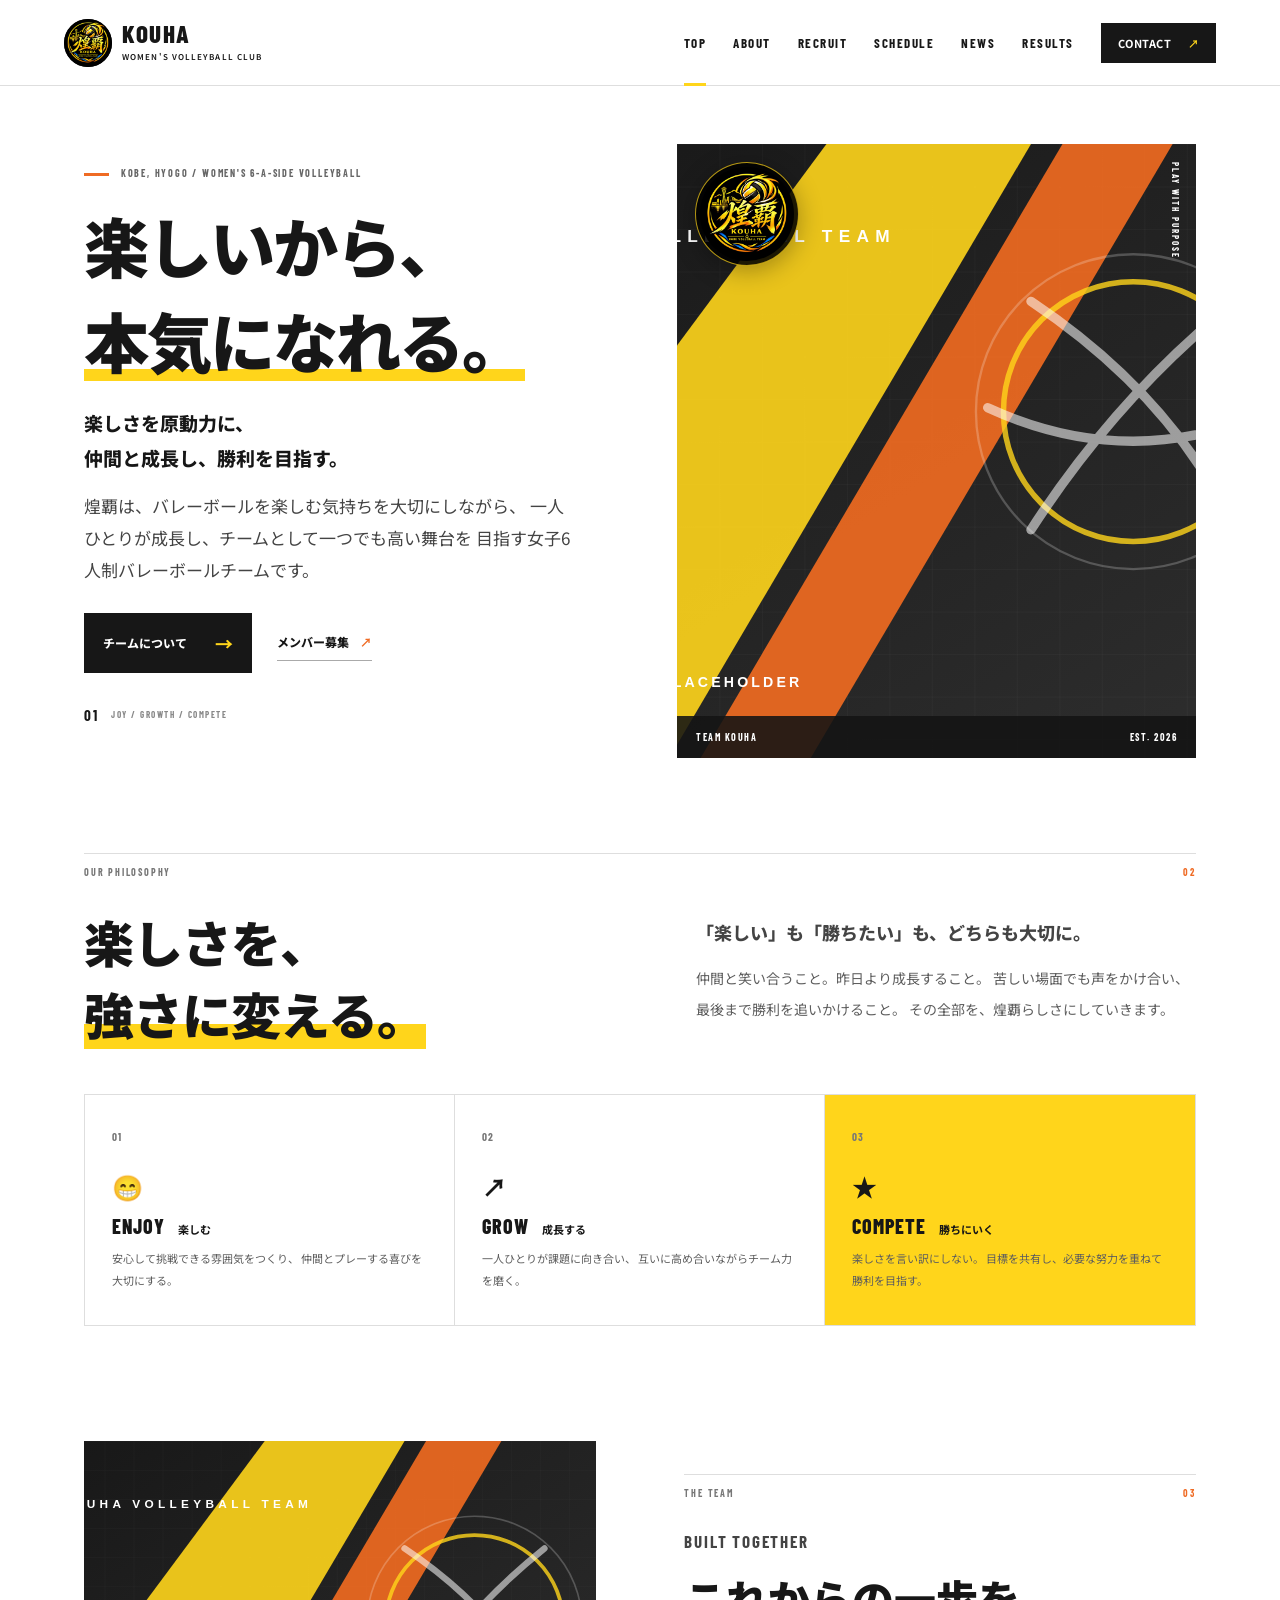
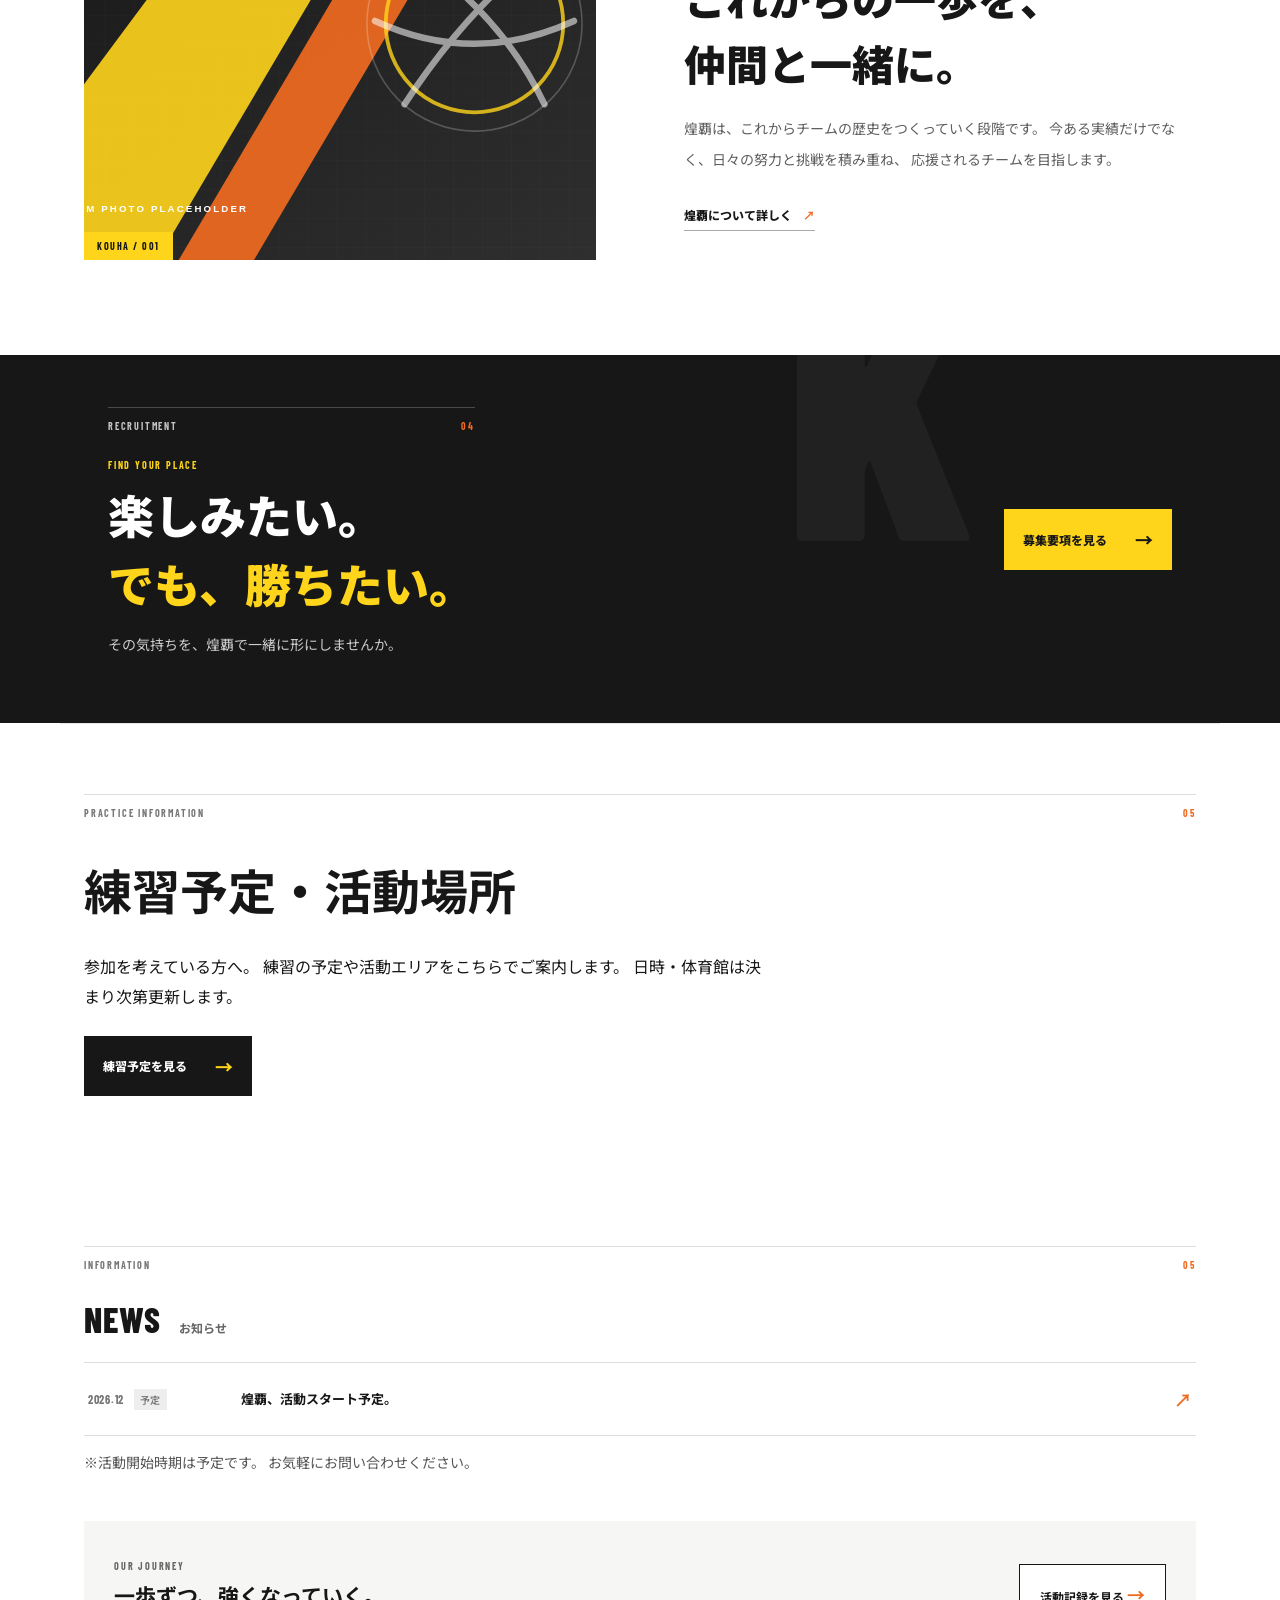
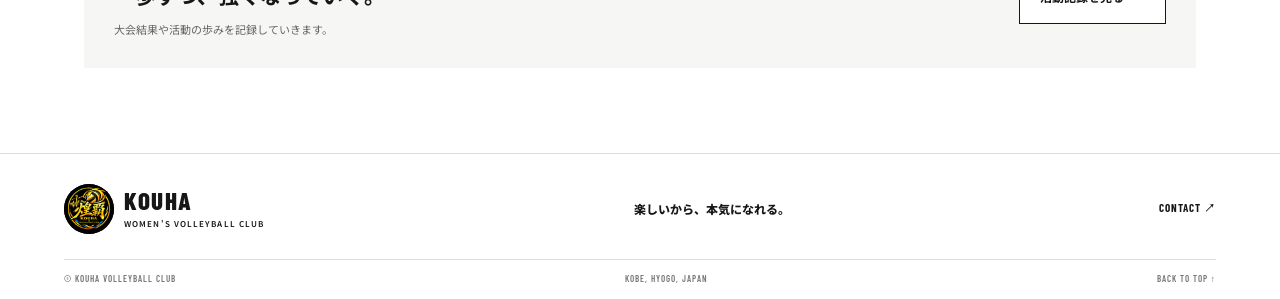
<file: index.html>
<!doctype html>
<html lang="ja">

<head>
    <meta charset="utf-8">
    <meta name="viewport" content="width=device-width, initial-scale=1">
    <meta name="theme-color" content="#fff">

    <meta
        name="description"
        content="煌覇（KOUHA）は、楽しさを原動力に仲間と成長し、勝利を目指す神戸・兵庫の女子6人制バレーボールチームです。"
    >
<meta name="google-site-verification" content="uTMI5hYBTZwChReNfR6qs4RenjGZ7EkjmK8sHhV9pSQ" />
    <title>煌覇 KOUHA｜楽しいから、本気になれる。</title>

    <link rel="icon" type="image/png" href="assets/images/favicon.png">
    <link rel="apple-touch-icon" href="assets/images/kouha-icon-512.png">

    <meta property="og:image" content="assets/images/kouha-official-logo.webp">

    <link rel="stylesheet" href="assets/css/style.css">
    <script src="assets/js/main.js" defer></script>
</head>

<body>

    <a class="skip-link" href="#main">本文へスキップ</a>


    <!-- ==============================
         HEADER / ナビゲーション
    ============================== -->
    <header class="site-header">

        <a class="brand" href="index.html">
            <img
                class="brand-logo"
                src="assets/images/kouha-official-logo.webp"
                alt="煌覇のチームエンブレム"
                width="48"
                height="48"
            >

            <span class="brand-text">
                KOUHA
                <small>WOMEN'S VOLLEYBALL CLUB</small>
            </span>
        </a>

        <button
            class="menu-toggle"
            aria-expanded="false"
            aria-controls="site-nav"
            aria-label="メニューを開く"
        >
            <span></span>
            <span></span>
        </button>

        <nav id="site-nav" class="site-nav">
            <a class="active" href="index.html">TOP</a>
            <a href="about.html">ABOUT</a>
            <a href="recruit.html">RECRUIT</a>
            <a href="schedule.html">SCHEDULE</a>
            <a href="news.html">NEWS</a>
            <a href="results.html">RESULTS</a>
            <a class="nav-cta" href="contact.html">
                CONTACT <span>↗</span>
            </a>
        </nav>

    </header>


    <!-- ==============================
         MAIN / メインコンテンツ
    ============================== -->
    <main id="main">

        <!-- HERO / メインビジュアル -->
        <section class="hero">

            <!-- HERO COPY / メインメッセージ -->
            <div class="hero-copy">

                <p class="eyebrow">
                    <span class="eyebrow-line"></span>
                    KOBE, HYOGO / WOMEN'S 6-A-SIDE VOLLEYBALL
                </p>

                <h1>
                    楽しいから、<br>
                    <span>本気になれる。</span>
                </h1>

                <p class="hero-lead">
                    楽しさを原動力に、<br>
                    仲間と成長し、勝利を目指す。
                </p>

                <p class="hero-description">
                    煌覇は、バレーボールを楽しむ気持ちを大切にしながら、
                    一人ひとりが成長し、チームとして一つでも高い舞台を
                    目指す女子6人制バレーボールチームです。
                </p>

                <!-- HERO BUTTONS / リンク -->
                <div class="hero-buttons">

                    <a class="button button-primary" href="about.html">
                        チームについて <span>→</span>
                    </a>

                    <a class="simple-link" href="recruit.html">
                        メンバー募集 <span>↗</span>
                    </a>

                </div>

                <div class="hero-index">
                    <b>01</b>
                    <span>JOY / GROWTH / COMPETE</span>
                </div>

            </div>


            <!-- HERO VISUAL / チーム画像 -->
            <div class="hero-visual">

                <img
                    src="assets/images/team-placeholder.svg"
                    alt="煌覇のチーム写真を後から掲載するための仮画像"
                >

                <div class="hero-emblem">
                    <img
                        src="assets/images/kouha-official-logo.webp"
                        alt="煌覇 KOUHA 公式エンブレム"
                    >
                </div>

                <div class="visual-caption">
                    <span>TEAM KOUHA</span>
                    <span>EST. 2026</span>
                </div>

                <div class="vertical-label">
                    PLAY WITH PURPOSE
                </div>

            </div>

        </section>


        <!-- ==============================
             OUR PHILOSOPHY / チーム理念
        ============================== -->
        <section class="principles section-wrap">

            <div class="section-label">
                <span>OUR PHILOSOPHY</span>
                <i>02</i>
            </div>

            <div class="principles-main">

                <h2>
                    楽しさを、<br>
                    <em>強さに変える。</em>
                </h2>

                <div class="principles-copy">

                    <p class="lead">
                        「楽しい」も「勝ちたい」も、どちらも大切に。
                    </p>

                    <p>
                        仲間と笑い合うこと。昨日より成長すること。
                        苦しい場面でも声をかけ合い、
                        最後まで勝利を追いかけること。
                        その全部を、煌覇らしさにしていきます。
                    </p>

                </div>

            </div>


            <!-- PRINCIPLE GRID / 3つの理念 -->
            <div class="principle-grid">

                <!-- PRINCIPLE 01 / ENJOY -->
                <article>

                    <span class="principle-no">01</span>

                    <div class="principle-icon">😁</div>

                    <h3>
                        ENJOY
                        <small>楽しむ</small>
                    </h3>

                    <p>
                        安心して挑戦できる雰囲気をつくり、
                        仲間とプレーする喜びを大切にする。
                    </p>

                </article>


                <!-- PRINCIPLE 02 / GROW -->
                <article>

                    <span class="principle-no">02</span>

                    <div class="principle-icon">↗</div>

                    <h3>
                        GROW
                        <small>成長する</small>
                    </h3>

                    <p>
                        一人ひとりが課題に向き合い、
                        互いに高め合いながらチーム力を磨く。
                    </p>

                </article>


                <!-- PRINCIPLE 03 / COMPETE -->
                <article class="principle-emphasis">

                    <span class="principle-no">03</span>

                    <div class="principle-icon">★</div>

                    <h3>
                        COMPETE
                        <small>勝ちにいく</small>
                    </h3>

                    <p>
                        楽しさを言い訳にしない。
                        目標を共有し、必要な努力を重ねて勝利を目指す。
                    </p>

                </article>

            </div>

        </section>


        <!-- ==============================
             THE TEAM / チーム紹介
        ============================== -->
        <section class="feature section-wrap">

            <!-- FEATURE IMAGE / チーム活動写真 -->
            <div class="feature-image">

                <img
                    src="assets/images/team-placeholder.svg"
                    alt="練習やチーム活動の写真を後から掲載するための仮画像"
                >

                <span class="image-index">KOUHA / 001</span>

            </div>


            <!-- FEATURE COPY / チーム紹介文 -->
            <div class="feature-copy">

                <div class="section-label">
                    <span>THE TEAM</span>
                    <i>03</i>
                </div>

                <p class="eyebrow">BUILT TOGETHER</p>

                <h2>
                    これからの一歩を、<br>
                    仲間と一緒に。
                </h2>

                <p>
                    煌覇は、これからチームの歴史をつくっていく段階です。
                    今ある実績だけでなく、日々の努力と挑戦を積み重ね、
                    応援されるチームを目指します。
                </p>

                <a class="simple-link" href="about.html">
                    煌覇について詳しく <span>↗</span>
                </a>

            </div>

        </section>


        <!-- ==============================
             RECRUITMENT / メンバー募集
        ============================== -->
        <section class="recruit-band">

            <div class="recruit-band-inner">

                <div>

                    <div class="section-label light">
                        <span>RECRUITMENT</span>
                        <i>04</i>
                    </div>

                    <p class="eyebrow">FIND YOUR PLACE</p>

                    <h2>
                        楽しみたい。<br>
                        <span>でも、勝ちたい。</span>
                    </h2>

                    <p>
                        その気持ちを、煌覇で一緒に形にしませんか。
                    </p>

                </div>

                <a class="button button-yellow" href="recruit.html">
                    募集要項を見る <span>→</span>
                </a>

                <span class="band-watermark">K</span>

            </div>

        </section>


        <!-- ==============================
             SCHEDULE / 練習予定
        ============================== -->
        <section class="section-wrap schedule-highlight">

            <div class="section-label">
                <span>PRACTICE INFORMATION</span>
                <i>05</i>
            </div>

            <h2>練習予定・活動場所</h2>

            <p>
                参加を考えている方へ。
                練習の予定や活動エリアをこちらでご案内します。
                日時・体育館は決まり次第更新します。
            </p>

            <a class="button button-primary" href="schedule.html">
                練習予定を見る <span>→</span>
            </a>

        </section>


        <!-- ==============================
             NEWS / お知らせ
        ============================== -->
        <section class="latest section-wrap">

            <div class="latest-head">

                <div class="section-label">
                    <span>INFORMATION</span>
                    <i>05</i>
                </div>

                <h2>
                    NEWS
                    <small>お知らせ</small>
                </h2>

            </div>


            <!-- LATEST NEWS / 最新のお知らせ -->
            <a class="news-row" href="news.html">

                <time>
                    2026.12 <b>予定</b>
                </time>

                <span>煌覇、活動スタート予定。</span>

                <span class="row-arrow">↗</span>

            </a>

            <p class="note">
                ※活動開始時期は予定です。
                お気軽にお問い合わせください。
            </p>


            <!-- RESULTS LINK / 活動記録 -->
            <div class="results-link">

                <div>

                    <span class="eyebrow">OUR JOURNEY</span>

                    <h3>一歩ずつ、強くなっていく。</h3>

                    <p>
                        大会結果や活動の歩みを記録していきます。
                    </p>

                </div>

                <a class="button button-outline" href="results.html">
                    活動記録を見る <span>→</span>
                </a>

            </div>

        </section>

    </main>


    <!-- ==============================
         FOOTER / フッター
    ============================== -->
    <footer class="site-footer">

        <div class="footer-main">

            <a class="brand" href="index.html">
                <img
                    class="brand-logo"
                    src="assets/images/kouha-official-logo.webp"
                    alt="煌覇のチームエンブレム"
                    width="48"
                    height="48"
                >

                <span class="brand-text">
                    KOUHA
                    <small>WOMEN'S VOLLEYBALL CLUB</small>
                </span>
            </a>

            <p>楽しいから、本気になれる。</p>

            <a href="contact.html">CONTACT ↗</a>

        </div>

        <div class="footer-bottom">
            <span>© KOUHA VOLLEYBALL CLUB</span>
            <span>KOBE, HYOGO, JAPAN</span>
            <a href="index.html">BACK TO TOP ↑</a>
        </div>

    </footer>

</body>
</html>
</file>
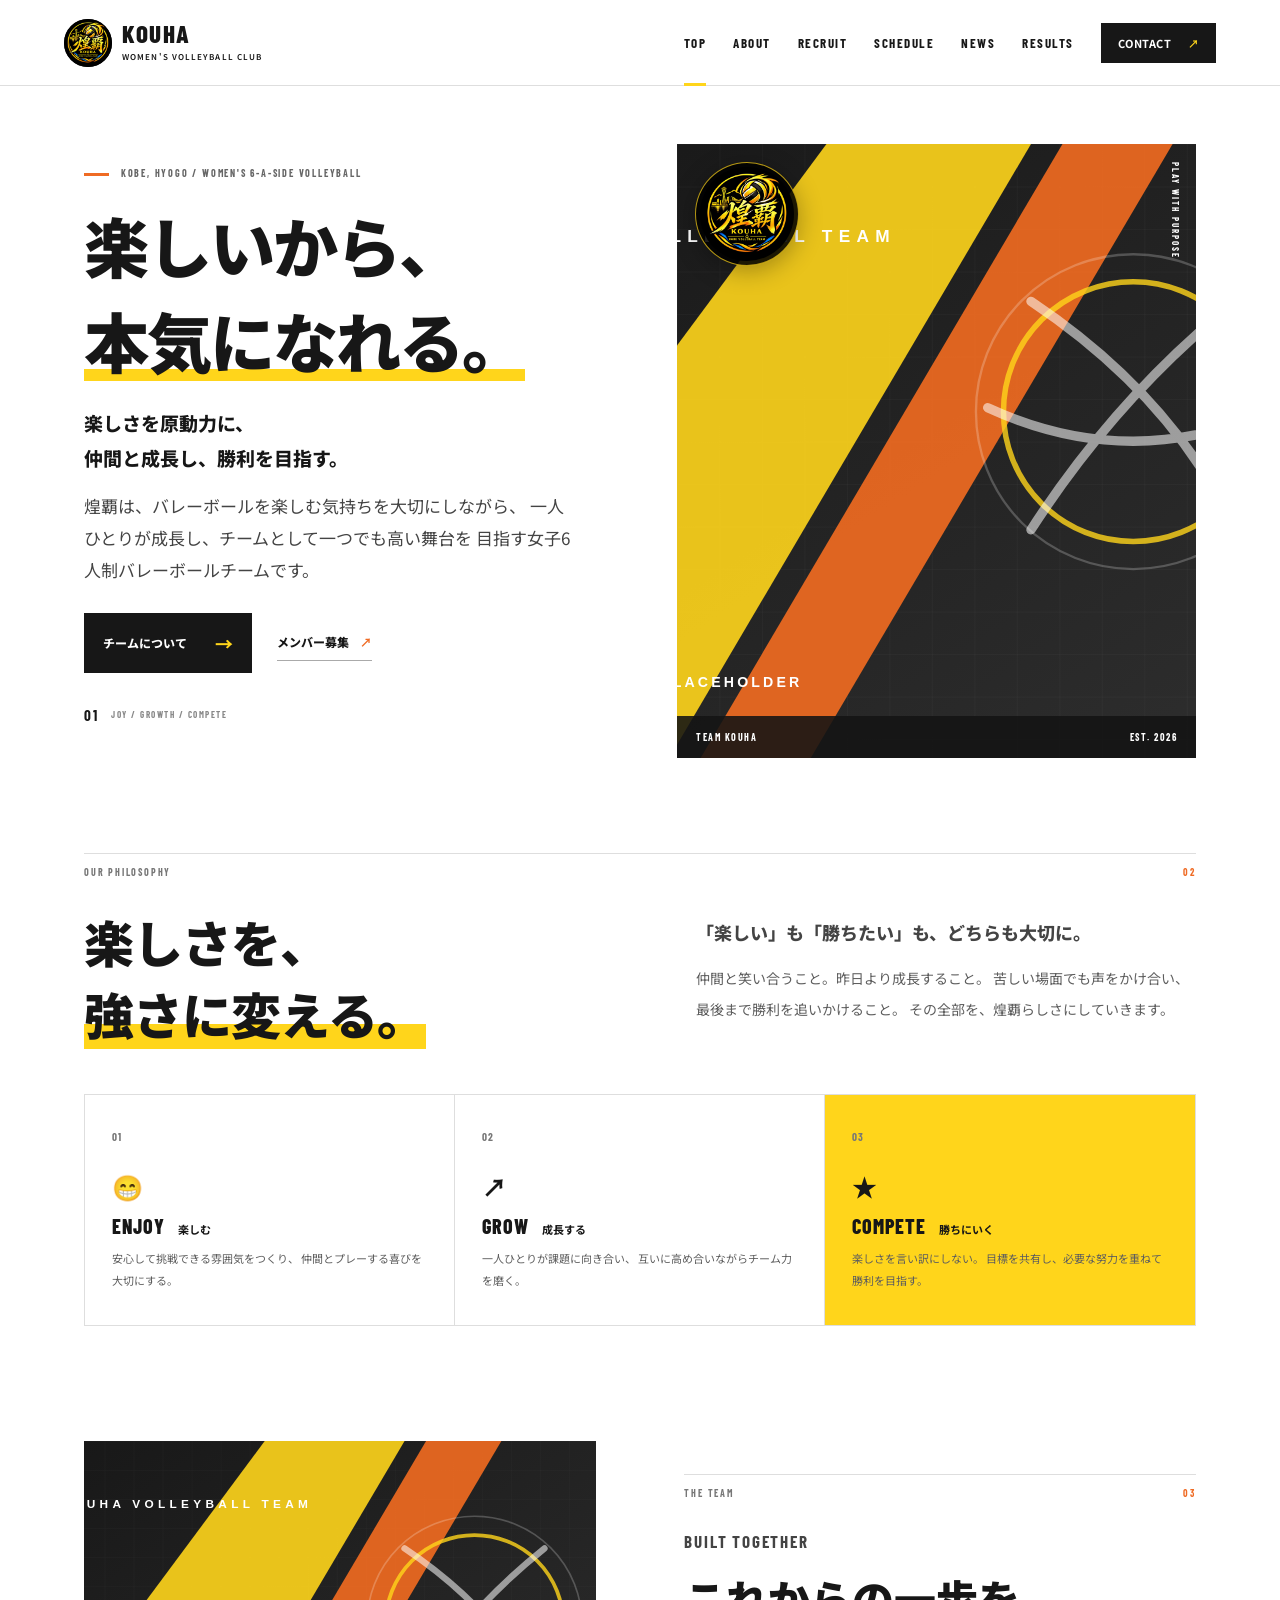
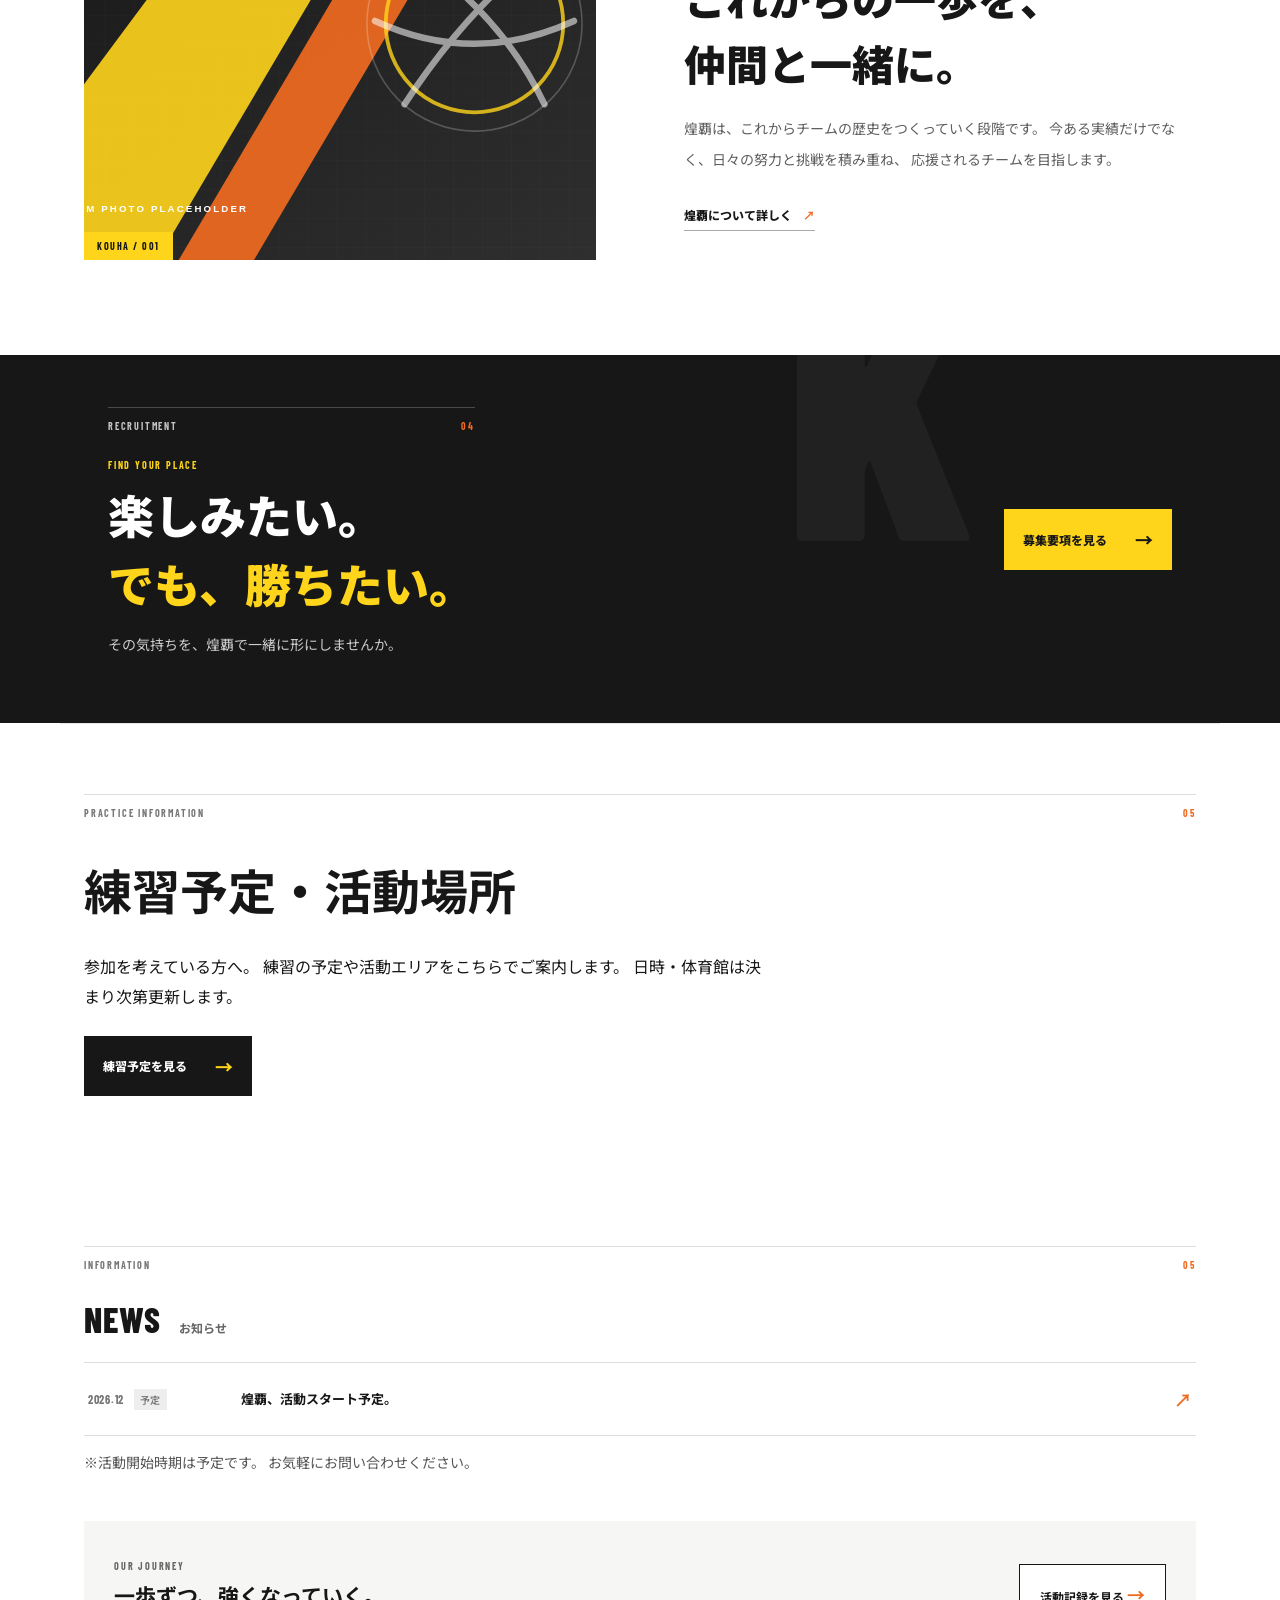
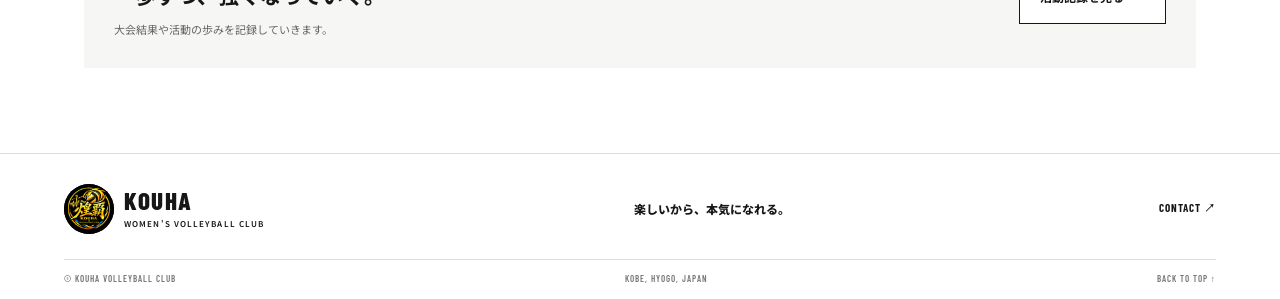
<file: KouhaVolley_Website/index.html>
<!doctype html>
<html lang="ja">

<head>
    <meta charset="utf-8">
    <meta name="viewport" content="width=device-width, initial-scale=1">
    <meta name="theme-color" content="#fff">

    <meta
        name="description"
        content="煌覇（KOUHA）は、楽しさを原動力に仲間と成長し、勝利を目指す神戸・兵庫の女子6人制バレーボールチームです。"
    >

    <title>煌覇 KOUHA｜楽しいから、本気になれる。</title>

    <link rel="icon" type="image/png" href="assets/images/favicon.png">
    <link rel="apple-touch-icon" href="assets/images/kouha-icon-512.png">

    <meta property="og:image" content="assets/images/kouha-official-logo.webp">

    <link rel="stylesheet" href="assets/css/style.css">
    <script src="assets/js/main.js" defer></script>
</head>

<body>

    <a class="skip-link" href="#main">本文へスキップ</a>


    <!-- ==============================
         HEADER / ナビゲーション
    ============================== -->
    <header class="site-header">

        <a class="brand" href="index.html">
            <img
                class="brand-logo"
                src="assets/images/kouha-official-logo.webp"
                alt="煌覇のチームエンブレム"
                width="48"
                height="48"
            >

            <span class="brand-text">
                KOUHA
                <small>WOMEN'S VOLLEYBALL CLUB</small>
            </span>
        </a>

        <button
            class="menu-toggle"
            aria-expanded="false"
            aria-controls="site-nav"
            aria-label="メニューを開く"
        >
            <span></span>
            <span></span>
        </button>

        <nav id="site-nav" class="site-nav">
            <a class="active" href="index.html">TOP</a>
            <a href="about.html">ABOUT</a>
            <a href="recruit.html">RECRUIT</a>
            <a href="schedule.html">SCHEDULE</a>
            <a href="news.html">NEWS</a>
            <a href="results.html">RESULTS</a>
            <a class="nav-cta" href="contact.html">
                CONTACT <span>↗</span>
            </a>
        </nav>

    </header>


    <!-- ==============================
         MAIN / メインコンテンツ
    ============================== -->
    <main id="main">

        <!-- HERO / メインビジュアル -->
        <section class="hero">

            <!-- HERO COPY / メインメッセージ -->
            <div class="hero-copy">

                <p class="eyebrow">
                    <span class="eyebrow-line"></span>
                    KOBE, HYOGO / WOMEN'S 6-A-SIDE VOLLEYBALL
                </p>

                <h1>
                    楽しいから、<br>
                    <span>本気になれる。</span>
                </h1>

                <p class="hero-lead">
                    楽しさを原動力に、<br>
                    仲間と成長し、勝利を目指す。
                </p>

                <p class="hero-description">
                    煌覇は、バレーボールを楽しむ気持ちを大切にしながら、
                    一人ひとりが成長し、チームとして一つでも高い舞台を
                    目指す女子6人制バレーボールチームです。
                </p>

                <!-- HERO BUTTONS / リンク -->
                <div class="hero-buttons">

                    <a class="button button-primary" href="about.html">
                        チームについて <span>→</span>
                    </a>

                    <a class="simple-link" href="recruit.html">
                        メンバー募集 <span>↗</span>
                    </a>

                </div>

                <div class="hero-index">
                    <b>01</b>
                    <span>JOY / GROWTH / COMPETE</span>
                </div>

            </div>


            <!-- HERO VISUAL / チーム画像 -->
            <div class="hero-visual">

                <img
                    src="assets/images/team-placeholder.svg"
                    alt="煌覇のチーム写真を後から掲載するための仮画像"
                >

                <div class="hero-emblem">
                    <img
                        src="assets/images/kouha-official-logo.webp"
                        alt="煌覇 KOUHA 公式エンブレム"
                    >
                </div>

                <div class="visual-caption">
                    <span>TEAM KOUHA</span>
                    <span>EST. 2026</span>
                </div>

                <div class="vertical-label">
                    PLAY WITH PURPOSE
                </div>

            </div>

        </section>


        <!-- ==============================
             OUR PHILOSOPHY / チーム理念
        ============================== -->
        <section class="principles section-wrap">

            <div class="section-label">
                <span>OUR PHILOSOPHY</span>
                <i>02</i>
            </div>

            <div class="principles-main">

                <h2>
                    楽しさを、<br>
                    <em>強さに変える。</em>
                </h2>

                <div class="principles-copy">

                    <p class="lead">
                        「楽しい」も「勝ちたい」も、どちらも大切に。
                    </p>

                    <p>
                        仲間と笑い合うこと。昨日より成長すること。
                        苦しい場面でも声をかけ合い、
                        最後まで勝利を追いかけること。
                        その全部を、煌覇らしさにしていきます。
                    </p>

                </div>

            </div>


            <!-- PRINCIPLE GRID / 3つの理念 -->
            <div class="principle-grid">

                <!-- PRINCIPLE 01 / ENJOY -->
                <article>

                    <span class="principle-no">01</span>

                    <div class="principle-icon">😁</div>

                    <h3>
                        ENJOY
                        <small>楽しむ</small>
                    </h3>

                    <p>
                        安心して挑戦できる雰囲気をつくり、
                        仲間とプレーする喜びを大切にする。
                    </p>

                </article>


                <!-- PRINCIPLE 02 / GROW -->
                <article>

                    <span class="principle-no">02</span>

                    <div class="principle-icon">↗</div>

                    <h3>
                        GROW
                        <small>成長する</small>
                    </h3>

                    <p>
                        一人ひとりが課題に向き合い、
                        互いに高め合いながらチーム力を磨く。
                    </p>

                </article>


                <!-- PRINCIPLE 03 / COMPETE -->
                <article class="principle-emphasis">

                    <span class="principle-no">03</span>

                    <div class="principle-icon">★</div>

                    <h3>
                        COMPETE
                        <small>勝ちにいく</small>
                    </h3>

                    <p>
                        楽しさを言い訳にしない。
                        目標を共有し、必要な努力を重ねて勝利を目指す。
                    </p>

                </article>

            </div>

        </section>


        <!-- ==============================
             THE TEAM / チーム紹介
        ============================== -->
        <section class="feature section-wrap">

            <!-- FEATURE IMAGE / チーム活動写真 -->
            <div class="feature-image">

                <img
                    src="assets/images/team-placeholder.svg"
                    alt="練習やチーム活動の写真を後から掲載するための仮画像"
                >

                <span class="image-index">KOUHA / 001</span>

            </div>


            <!-- FEATURE COPY / チーム紹介文 -->
            <div class="feature-copy">

                <div class="section-label">
                    <span>THE TEAM</span>
                    <i>03</i>
                </div>

                <p class="eyebrow">BUILT TOGETHER</p>

                <h2>
                    これからの一歩を、<br>
                    仲間と一緒に。
                </h2>

                <p>
                    煌覇は、これからチームの歴史をつくっていく段階です。
                    今ある実績だけでなく、日々の努力と挑戦を積み重ね、
                    応援されるチームを目指します。
                </p>

                <a class="simple-link" href="about.html">
                    煌覇について詳しく <span>↗</span>
                </a>

            </div>

        </section>


        <!-- ==============================
             RECRUITMENT / メンバー募集
        ============================== -->
        <section class="recruit-band">

            <div class="recruit-band-inner">

                <div>

                    <div class="section-label light">
                        <span>RECRUITMENT</span>
                        <i>04</i>
                    </div>

                    <p class="eyebrow">FIND YOUR PLACE</p>

                    <h2>
                        楽しみたい。<br>
                        <span>でも、勝ちたい。</span>
                    </h2>

                    <p>
                        その気持ちを、煌覇で一緒に形にしませんか。
                    </p>

                </div>

                <a class="button button-yellow" href="recruit.html">
                    募集要項を見る <span>→</span>
                </a>

                <span class="band-watermark">K</span>

            </div>

        </section>


        <!-- ==============================
             SCHEDULE / 練習予定
        ============================== -->
        <section class="section-wrap schedule-highlight">

            <div class="section-label">
                <span>PRACTICE INFORMATION</span>
                <i>05</i>
            </div>

            <h2>練習予定・活動場所</h2>

            <p>
                参加を考えている方へ。
                練習の予定や活動エリアをこちらでご案内します。
                日時・体育館は決まり次第更新します。
            </p>

            <a class="button button-primary" href="schedule.html">
                練習予定を見る <span>→</span>
            </a>

        </section>


        <!-- ==============================
             NEWS / お知らせ
        ============================== -->
        <section class="latest section-wrap">

            <div class="latest-head">

                <div class="section-label">
                    <span>INFORMATION</span>
                    <i>05</i>
                </div>

                <h2>
                    NEWS
                    <small>お知らせ</small>
                </h2>

            </div>


            <!-- LATEST NEWS / 最新のお知らせ -->
            <a class="news-row" href="news.html">

                <time>
                    2026.12 <b>予定</b>
                </time>

                <span>煌覇、活動スタート予定。</span>

                <span class="row-arrow">↗</span>

            </a>

            <p class="note">
                ※活動開始時期は予定です。
                お気軽にお問い合わせください。
            </p>


            <!-- RESULTS LINK / 活動記録 -->
            <div class="results-link">

                <div>

                    <span class="eyebrow">OUR JOURNEY</span>

                    <h3>一歩ずつ、強くなっていく。</h3>

                    <p>
                        大会結果や活動の歩みを記録していきます。
                    </p>

                </div>

                <a class="button button-outline" href="results.html">
                    活動記録を見る <span>→</span>
                </a>

            </div>

        </section>

    </main>


    <!-- ==============================
         FOOTER / フッター
    ============================== -->
    <footer class="site-footer">

        <div class="footer-main">

            <a class="brand" href="index.html">
                <img
                    class="brand-logo"
                    src="assets/images/kouha-official-logo.webp"
                    alt="煌覇のチームエンブレム"
                    width="48"
                    height="48"
                >

                <span class="brand-text">
                    KOUHA
                    <small>WOMEN'S VOLLEYBALL CLUB</small>
                </span>
            </a>

            <p>楽しいから、本気になれる。</p>

            <a href="contact.html">CONTACT ↗</a>

        </div>

        <div class="footer-bottom">
            <span>© KOUHA VOLLEYBALL CLUB</span>
            <span>KOBE, HYOGO, JAPAN</span>
            <a href="index.html">BACK TO TOP ↑</a>
        </div>

    </footer>

</body>
</html>
</file>
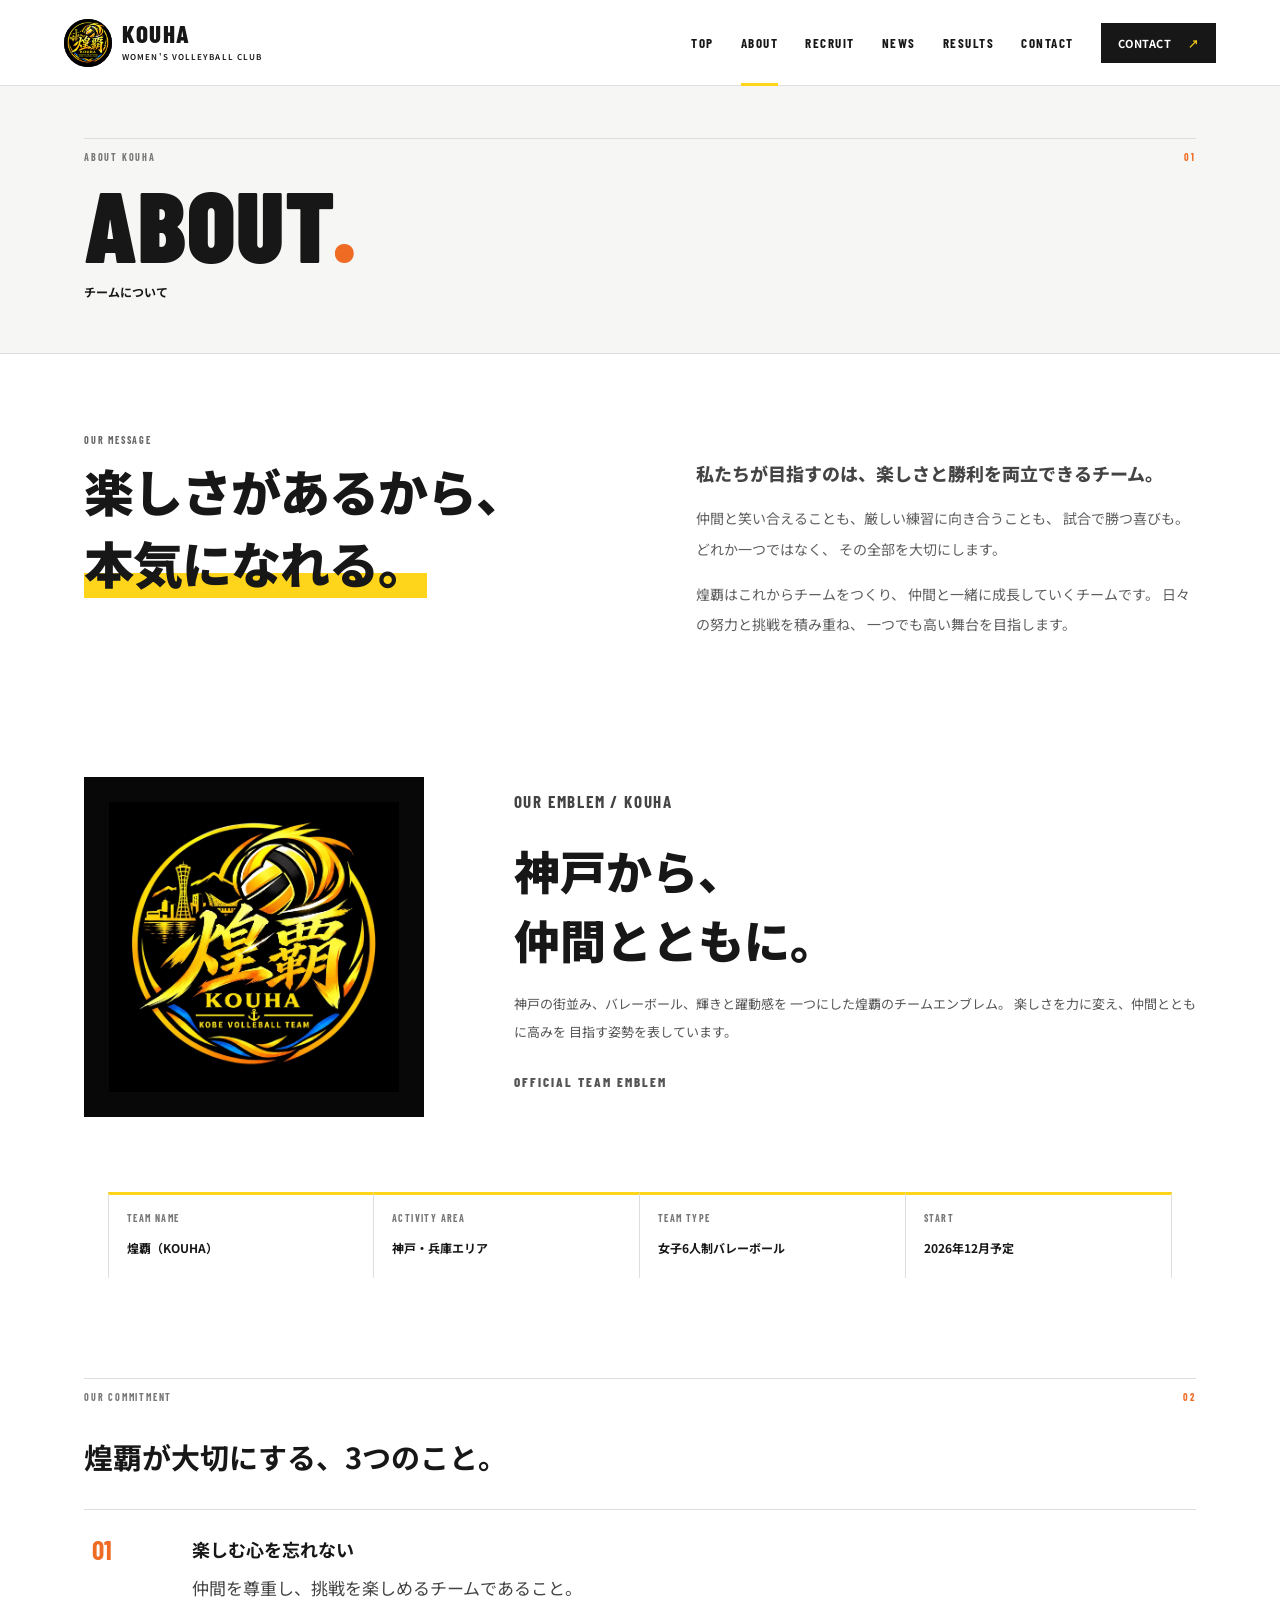
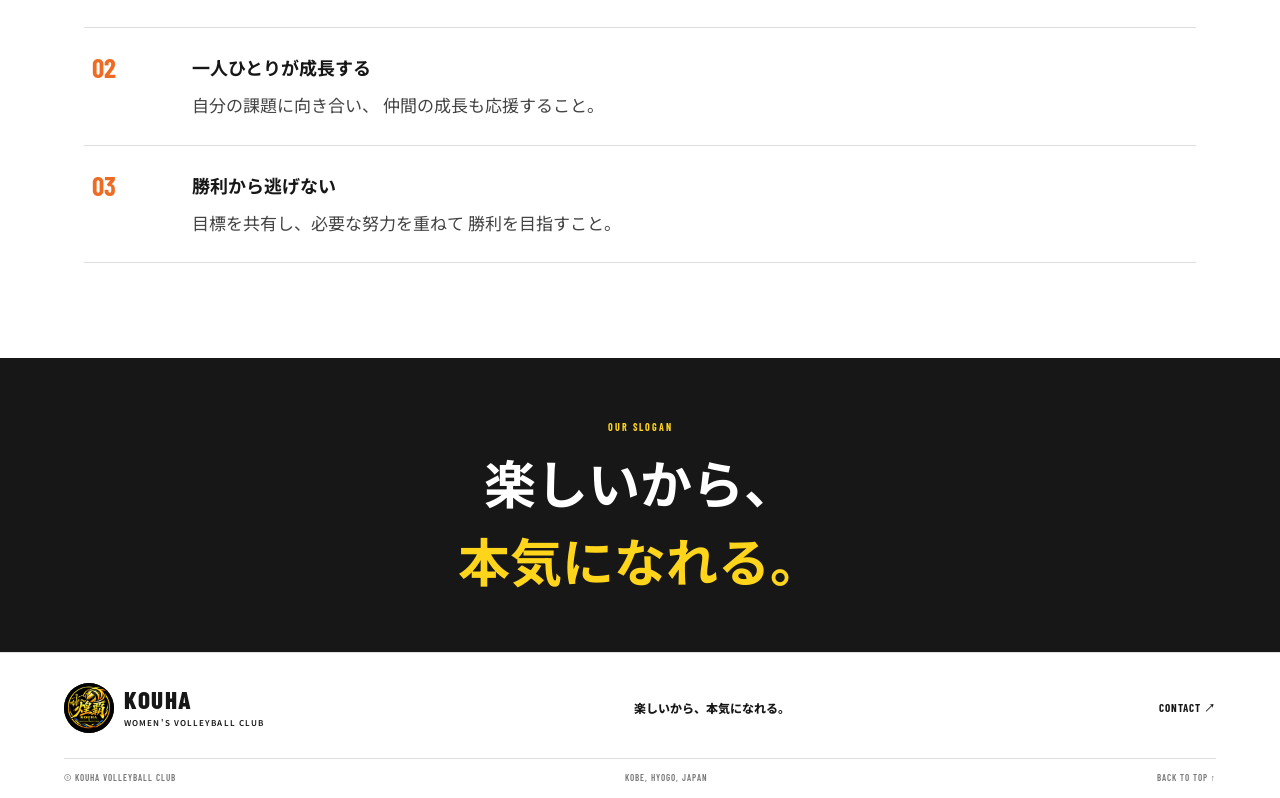
<file: about.html>
<!doctype html>
<html lang="ja">

<head>
    <meta charset="utf-8">
    <meta name="viewport" content="width=device-width, initial-scale=1">

    <title>ABOUT｜煌覇 KOUHA</title>

    <link rel="icon" type="image/png" href="assets/images/favicon.png">
    <link rel="apple-touch-icon" href="assets/images/kouha-icon-512.png">

    <meta property="og:image" content="assets/images/kouha-official-logo.webp">

    <link rel="stylesheet" href="assets/css/style.css">
    <script src="assets/js/main.js" defer></script>
</head>

<body>

    <a class="skip-link" href="#main">本文へスキップ</a>

    <!-- ==============================
         HEADER / ナビゲーション
    ============================== -->
    <header class="site-header">

        <a class="brand" href="index.html">
            <img
                class="brand-logo"
                src="assets/images/kouha-official-logo.webp"
                alt="煌覇のチームエンブレム"
                width="48"
                height="48"
            >
            <span class="brand-text">
                KOUHA
                <small>WOMEN'S VOLLEYBALL CLUB</small>
            </span>
        </a>

        <button
            class="menu-toggle"
            aria-expanded="false"
            aria-controls="site-nav"
            aria-label="メニューを開く"
        >
            <span></span>
            <span></span>
        </button>

        <nav id="site-nav" class="site-nav">
            <a class="" href="index.html">TOP</a>
            <a class="active" href="about.html">ABOUT</a>
            <a class="" href="recruit.html">RECRUIT</a>
            <a class="" href="news.html">NEWS</a>
            <a class="" href="results.html">RESULTS</a>
            <a href="contact.html">CONTACT</a>
            <a class="nav-cta" href="contact.html">
                CONTACT <span>↗</span>
            </a>
        </nav>

    </header>


    <!-- ==============================
         MAIN / メインコンテンツ
    ============================== -->
    <main id="main">

        <!-- PAGE HERO / ページタイトル -->
        <section class="page-hero">

            <div class="section-label">
                <span>ABOUT KOUHA</span>
                <i>01</i>
            </div>

            <h1>ABOUT<span>.</span></h1>
            <p>チームについて</p>

        </section>


        <!-- OUR MESSAGE / チームの想い -->
        <section class="section-wrap page-story">

            <div class="story-title">
                <p class="eyebrow">OUR MESSAGE</p>

                <h2>
                    楽しさがあるから、<br>
                    <em>本気になれる。</em>
                </h2>
            </div>

            <div class="story-text">

                <p class="lead">
                    私たちが目指すのは、楽しさと勝利を両立できるチーム。
                </p>

                <p>
                    仲間と笑い合えることも、厳しい練習に向き合うことも、
                    試合で勝つ喜びも。どれか一つではなく、
                    その全部を大切にします。
                </p>

                <p>
                    煌覇はこれからチームをつくり、
                    仲間と一緒に成長していくチームです。
                    日々の努力と挑戦を積み重ね、
                    一つでも高い舞台を目指します。
                </p>

            </div>

        </section>


        <!-- OUR EMBLEM / チームエンブレム -->
        <section class="identity-section section-wrap">

            <div class="identity-image">
                <img
                    src="assets/images/kouha-official-logo.webp"
                    alt="神戸の街並みとバレーボールをあしらった煌覇の公式エンブレム"
                    loading="lazy"
                >
            </div>

            <div class="identity-copy">

                <p class="eyebrow">OUR EMBLEM / KOUHA</p>

                <h2>
                    神戸から、<br>
                    仲間とともに。
                </h2>

                <p>
                    神戸の街並み、バレーボール、輝きと躍動感を
                    一つにした煌覇のチームエンブレム。
                    楽しさを力に変え、仲間とともに高みを
                    目指す姿勢を表しています。
                </p>

                <p class="identity-note">
                    OFFICIAL TEAM EMBLEM
                </p>

            </div>

        </section>


        <!-- TEAM FACTS / チーム基本情報 -->
        <section class="facts">

            <div>
                <span>TEAM NAME</span>
                <b>煌覇（KOUHA）</b>
            </div>

            <div>
                <span>ACTIVITY AREA</span>
                <b>神戸・兵庫エリア</b>
            </div>

            <div>
                <span>TEAM TYPE</span>
                <b>女子6人制バレーボール</b>
            </div>

            <div>
                <span>START</span>
                <b>2026年12月予定</b>
            </div>

        </section>


        <!-- OUR COMMITMENT / 大切にする3つのこと -->
        <section class="section-wrap values">

            <div class="section-label">
                <span>OUR COMMITMENT</span>
                <i>02</i>
            </div>

            <h2>煌覇が大切にする、3つのこと。</h2>

            <div class="value-list">

                <!-- VALUE 01 -->
                <article>
                    <b>01</b>

                    <div>
                        <h3>楽しむ心を忘れない</h3>
                        <p>
                            仲間を尊重し、挑戦を楽しめるチームであること。
                        </p>
                    </div>
                </article>

                <!-- VALUE 02 -->
                <article>
                    <b>02</b>

                    <div>
                        <h3>一人ひとりが成長する</h3>
                        <p>
                            自分の課題に向き合い、
                            仲間の成長も応援すること。
                        </p>
                    </div>
                </article>

                <!-- VALUE 03 -->
                <article>
                    <b>03</b>

                    <div>
                        <h3>勝利から逃げない</h3>
                        <p>
                            目標を共有し、必要な努力を重ねて
                            勝利を目指すこと。
                        </p>
                    </div>
                </article>

            </div>

        </section>


        <!-- OUR SLOGAN / スローガン -->
        <section class="quote-band">

            <p>OUR SLOGAN</p>

            <h2>
                楽しいから、<br>
                <em>本気になれる。</em>
            </h2>

        </section>

    </main>


    <!-- ==============================
         FOOTER / フッター
    ============================== -->
    <footer class="site-footer">

        <div class="footer-main">

            <a class="brand" href="index.html">
                <img
                    class="brand-logo"
                    src="assets/images/kouha-official-logo.webp"
                    alt="煌覇のチームエンブレム"
                    width="48"
                    height="48"
                >

                <span class="brand-text">
                    KOUHA
                    <small>WOMEN'S VOLLEYBALL CLUB</small>
                </span>
            </a>

            <p>楽しいから、本気になれる。</p>

            <a href="contact.html">CONTACT ↗</a>

        </div>

        <div class="footer-bottom">
            <span>© KOUHA VOLLEYBALL CLUB</span>
            <span>KOBE, HYOGO, JAPAN</span>
            <a href="index.html">BACK TO TOP ↑</a>
        </div>

    </footer>

</body>
</html>
</file>
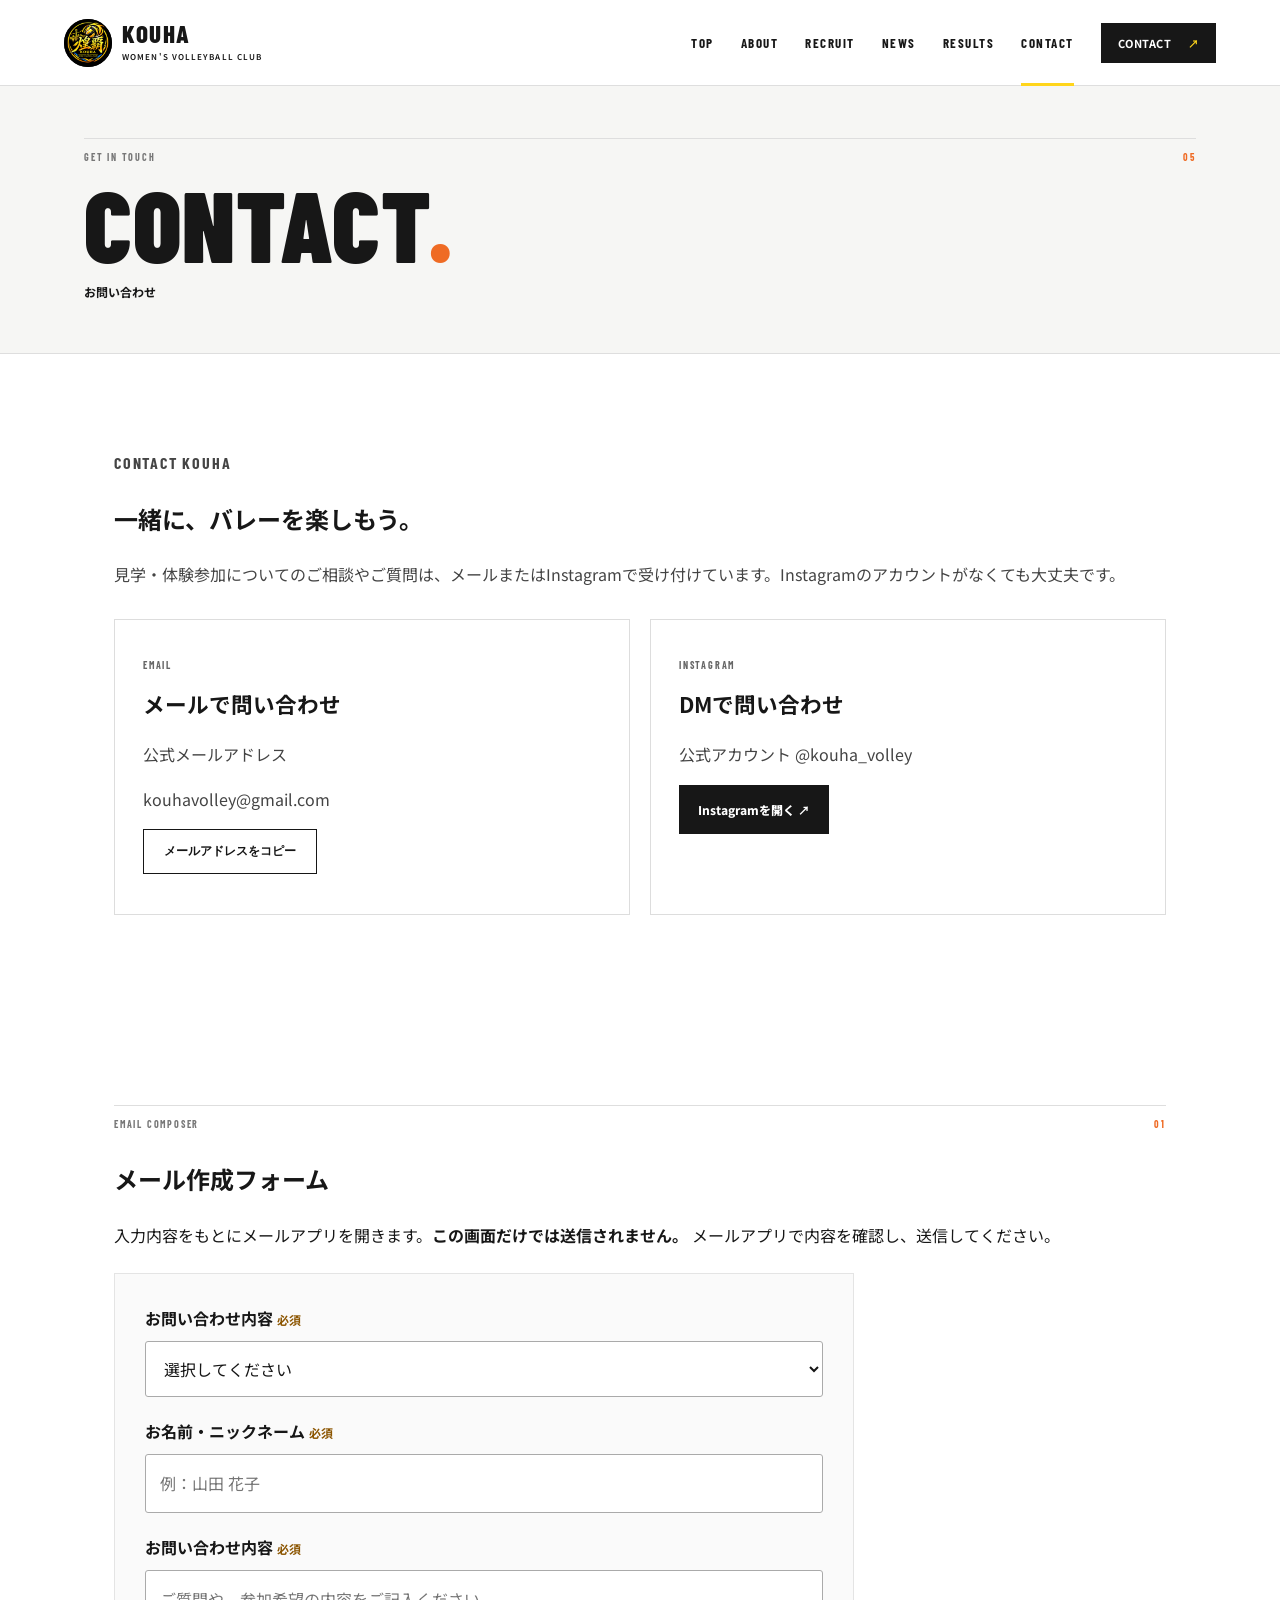
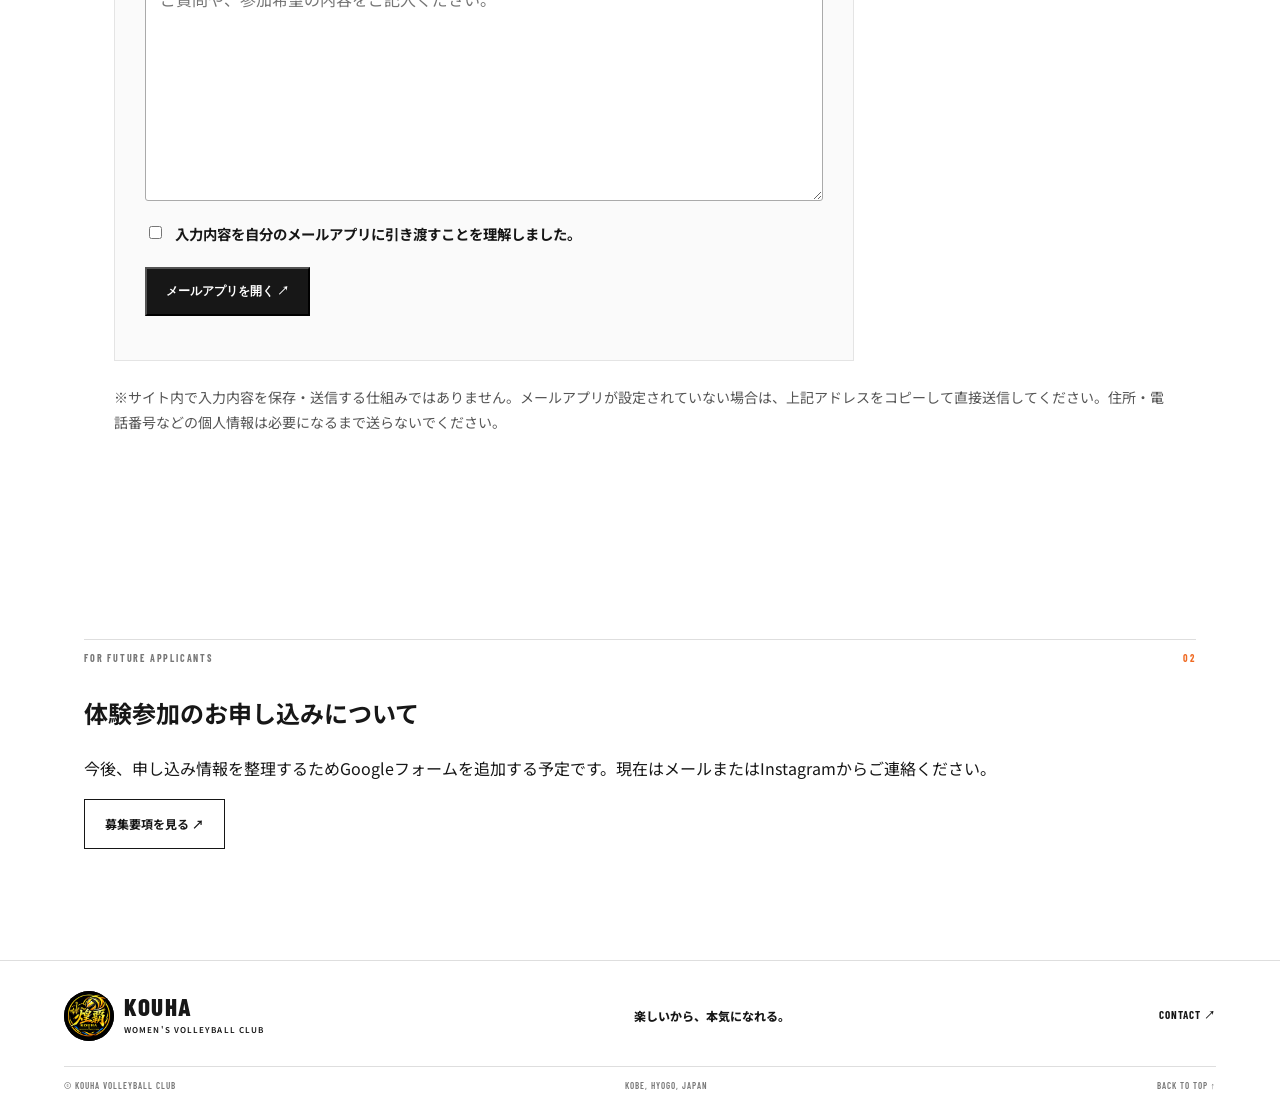
<file: contact.html>
<!doctype html><html lang="ja"><head><meta charset="utf-8"><meta name="viewport" content="width=device-width, initial-scale=1"><title>CONTACT｜煌覇 KOUHA</title><link rel="icon" type="image/png" href="assets/images/favicon.png"><link rel="apple-touch-icon" href="assets/images/kouha-icon-512.png"><meta property="og:image" content="assets/images/kouha-official-logo.webp"><link rel="stylesheet" href="assets/css/style.css"><script src="assets/js/main.js" defer></script></head><body><a class="skip-link" href="#main">本文へスキップ</a><header class="site-header"><a class="brand" href="index.html"><img class="brand-logo" src="assets/images/kouha-official-logo.webp" alt="煌覇のチームエンブレム" width="48" height="48"><span class="brand-text">KOUHA<small>WOMEN'S VOLLEYBALL CLUB</small></span></a><button class="menu-toggle" aria-expanded="false" aria-controls="site-nav" aria-label="メニューを開く"><span></span><span></span></button><nav id="site-nav" class="site-nav"><a class="" href="index.html">TOP</a><a class="" href="about.html">ABOUT</a><a class="" href="recruit.html">RECRUIT</a><a class="" href="news.html">NEWS</a><a class="" href="results.html">RESULTS</a><a class="active" href="contact.html">CONTACT</a><a class="nav-cta" href="contact.html">CONTACT <span>↗</span></a></nav></header><main id="main"><section class="page-hero"><div class="section-label"><span>GET IN TOUCH</span><i>05</i></div><h1>CONTACT<span>.</span></h1><p>お問い合わせ</p></section>
<section class="section-wrap contact-intro"><p class="eyebrow">CONTACT KOUHA</p><h2>一緒に、バレーを楽しもう。</h2><p>見学・体験参加についてのご相談やご質問は、メールまたはInstagramで受け付けています。Instagramのアカウントがなくても大丈夫です。</p>
<div class="contact-methods"><div class="contact-method"><span class="eyebrow">EMAIL</span><h3>メールで問い合わせ</h3><p>公式メールアドレス</p><p><a href="mailto:kouhavolley@gmail.com">kouhavolley@gmail.com</a></p><button type="button" id="copy-email" class="button button-outline">メールアドレスをコピー</button><span id="copy-feedback" role="status" aria-live="polite"></span></div><div class="contact-method"><span class="eyebrow">INSTAGRAM</span><h3>DMで問い合わせ</h3><p>公式アカウント @kouha_volley</p><a class="button button-primary" href="https://www.instagram.com/kouha_volley/" target="_blank" rel="noopener noreferrer">Instagramを開く ↗</a></div></div></section>
<section class="section-wrap contact-form-section"><div class="section-label"><span>EMAIL COMPOSER</span><i>01</i></div><h2>メール作成フォーム</h2><p>入力内容をもとにメールアプリを開きます。<strong>この画面だけでは送信されません。</strong> メールアプリで内容を確認し、送信してください。</p>
<form id="contact-mail-form" class="mail-form"><div class="field"><label for="contact-purpose">お問い合わせ内容 <span>必須</span></label><select id="contact-purpose" required><option value="">選択してください</option><option>見学・体験参加について</option><option>メンバー募集について</option><option>練習・活動について</option><option>練習試合・チーム交流について</option><option>その他のお問い合わせ</option></select></div><div class="field"><label for="contact-name">お名前・ニックネーム <span>必須</span></label><input id="contact-name" type="text" maxlength="80" autocomplete="name" required placeholder="例：山田 花子"></div><div class="field"><label for="contact-message">お問い合わせ内容 <span>必須</span></label><textarea id="contact-message" rows="7" maxlength="3000" required placeholder="ご質問や、参加希望の内容をご記入ください。"></textarea></div><label class="privacy-check"><input id="contact-consent" type="checkbox" required>入力内容を自分のメールアプリに引き渡すことを理解しました。</label><button class="button button-primary" type="submit">メールアプリを開く ↗</button><p id="mail-feedback" class="note" role="status" aria-live="polite"></p></form>
<p class="note">※サイト内で入力内容を保存・送信する仕組みではありません。メールアプリが設定されていない場合は、上記アドレスをコピーして直接送信してください。住所・電話番号などの個人情報は必要になるまで送らないでください。</p></section>
<section class="section-wrap"><div class="section-label"><span>FOR FUTURE APPLICANTS</span><i>02</i></div><h2>体験参加のお申し込みについて</h2><p>今後、申し込み情報を整理するためGoogleフォームを追加する予定です。現在はメールまたはInstagramからご連絡ください。</p><p><a class="button button-outline" href="recruit.html">募集要項を見る ↗</a></p></section></main></main><footer class="site-footer"><div class="footer-main"><a class="brand" href="index.html"><img class="brand-logo" src="assets/images/kouha-official-logo.webp" alt="煌覇のチームエンブレム" width="48" height="48"><span class="brand-text">KOUHA<small>WOMEN'S VOLLEYBALL CLUB</small></span></a><p>楽しいから、本気になれる。</p><a href="contact.html">CONTACT ↗</a></div><div class="footer-bottom"><span>© KOUHA VOLLEYBALL CLUB</span><span>KOBE, HYOGO, JAPAN</span><a href="index.html">BACK TO TOP ↑</a></div></footer></body></html>
</file>
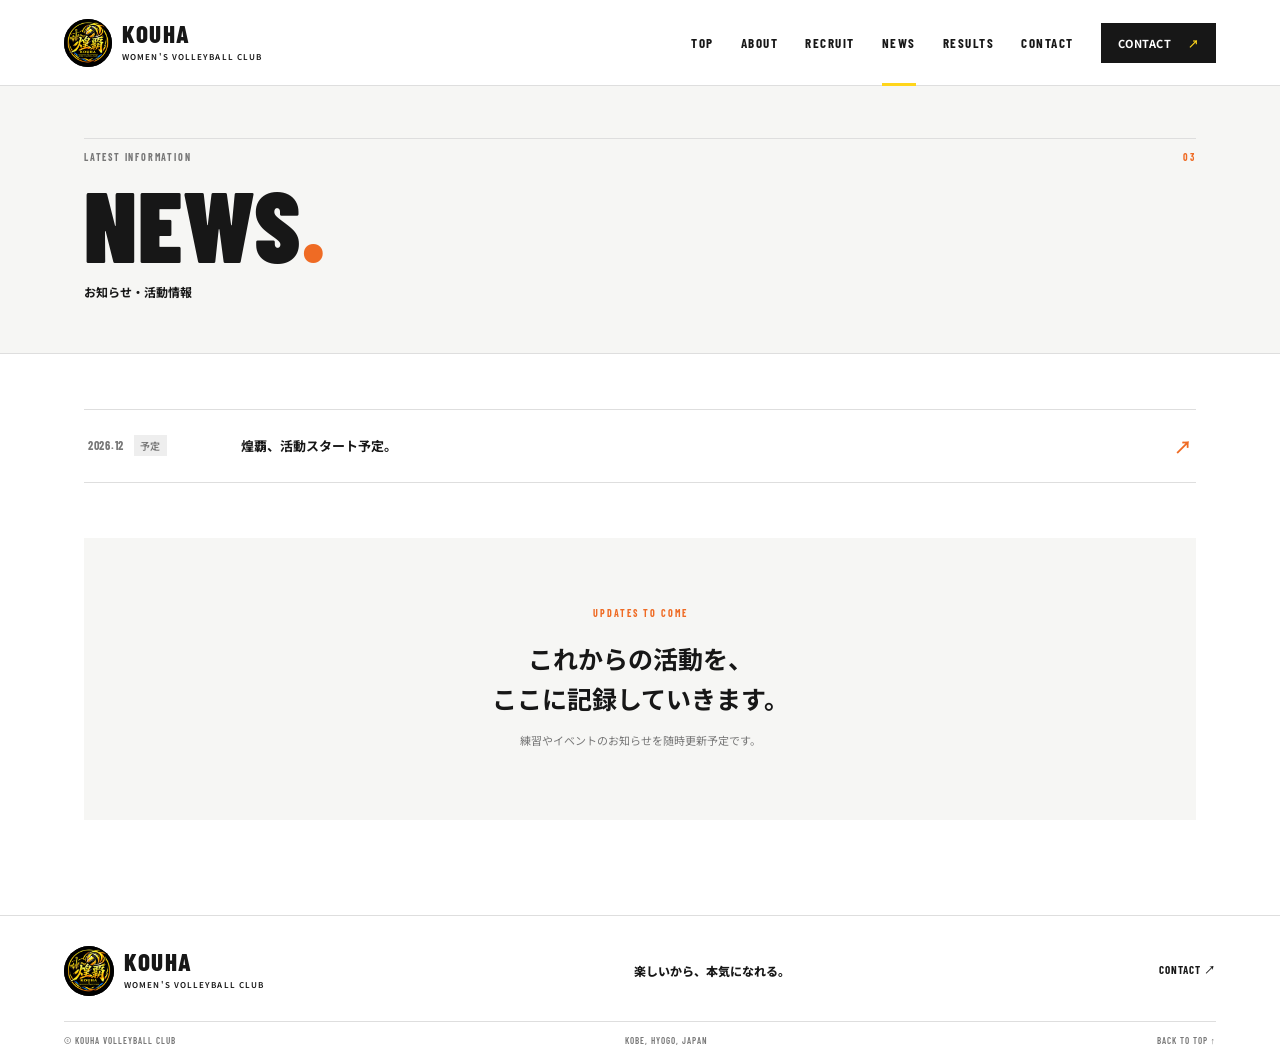
<file: news.html>
<!doctype html>
<html lang="ja">

<head>
    <meta charset="utf-8">
    <meta name="viewport" content="width=device-width, initial-scale=1">

    <title>NEWS｜煌覇 KOUHA</title>

    <link rel="icon" type="image/png" href="assets/images/favicon.png">
    <link rel="apple-touch-icon" href="assets/images/kouha-icon-512.png">

    <meta property="og:image" content="assets/images/kouha-official-logo.webp">

    <link rel="stylesheet" href="assets/css/style.css">
    <script src="assets/js/main.js" defer></script>
</head>

<body>

    <a class="skip-link" href="#main">本文へスキップ</a>


    <!-- ==============================
         HEADER / ナビゲーション
    ============================== -->
    <header class="site-header">

        <a class="brand" href="index.html">
            <img
                class="brand-logo"
                src="assets/images/kouha-official-logo.webp"
                alt="煌覇のチームエンブレム"
                width="48"
                height="48"
            >

            <span class="brand-text">
                KOUHA
                <small>WOMEN'S VOLLEYBALL CLUB</small>
            </span>
        </a>

        <button
            class="menu-toggle"
            aria-expanded="false"
            aria-controls="site-nav"
            aria-label="メニューを開く"
        >
            <span></span>
            <span></span>
        </button>

        <nav id="site-nav" class="site-nav">
            <a class="" href="index.html">TOP</a>
            <a class="" href="about.html">ABOUT</a>
            <a class="" href="recruit.html">RECRUIT</a>
            <a class="active" href="news.html">NEWS</a>
            <a class="" href="results.html">RESULTS</a>
            <a href="contact.html">CONTACT</a>
            <a class="nav-cta" href="contact.html">
                CONTACT <span>↗</span>
            </a>
        </nav>

    </header>


    <!-- ==============================
         MAIN / メインコンテンツ
    ============================== -->
    <main id="main">

        <!-- PAGE HERO / ページタイトル -->
        <section class="page-hero">

            <div class="section-label">
                <span>LATEST INFORMATION</span>
                <i>03</i>
            </div>

            <h1>NEWS<span>.</span></h1>

            <p>お知らせ・活動情報</p>

        </section>


        <!-- ==============================
             NEWS PAGE / お知らせ一覧
        ============================== -->
        <section class="section-wrap news-page">

            <!-- NEWS 01 / 活動開始のお知らせ -->
            <a class="news-row" href="recruit.html">

                <time>
                    2026.12 <b>予定</b>
                </time>

                <span>煌覇、活動スタート予定。</span>

                <span class="row-arrow">↗</span>

            </a>


            <!-- NEWS NOTE / 公開前の確認事項 -->

            <!-- EMPTY STATE / 今後のお知らせ -->
            <div class="empty-state">

                <span>UPDATES TO COME</span>

                <h2>
                    これからの活動を、<br>
                    ここに記録していきます。
                </h2>

                <p>
                    練習やイベントのお知らせを随時更新予定です。
                </p>

            </div>

        </section>

    </main>


    <!-- ==============================
         FOOTER / フッター
    ============================== -->
    <footer class="site-footer">

        <div class="footer-main">

            <a class="brand" href="index.html">
                <img
                    class="brand-logo"
                    src="assets/images/kouha-official-logo.webp"
                    alt="煌覇のチームエンブレム"
                    width="48"
                    height="48"
                >

                <span class="brand-text">
                    KOUHA
                    <small>WOMEN'S VOLLEYBALL CLUB</small>
                </span>
            </a>

            <p>楽しいから、本気になれる。</p>

            <a href="contact.html">CONTACT ↗</a>

        </div>

        <div class="footer-bottom">
            <span>© KOUHA VOLLEYBALL CLUB</span>
            <span>KOBE, HYOGO, JAPAN</span>
            <a href="index.html">BACK TO TOP ↑</a>
        </div>

    </footer>

</body>
</html>
</file>
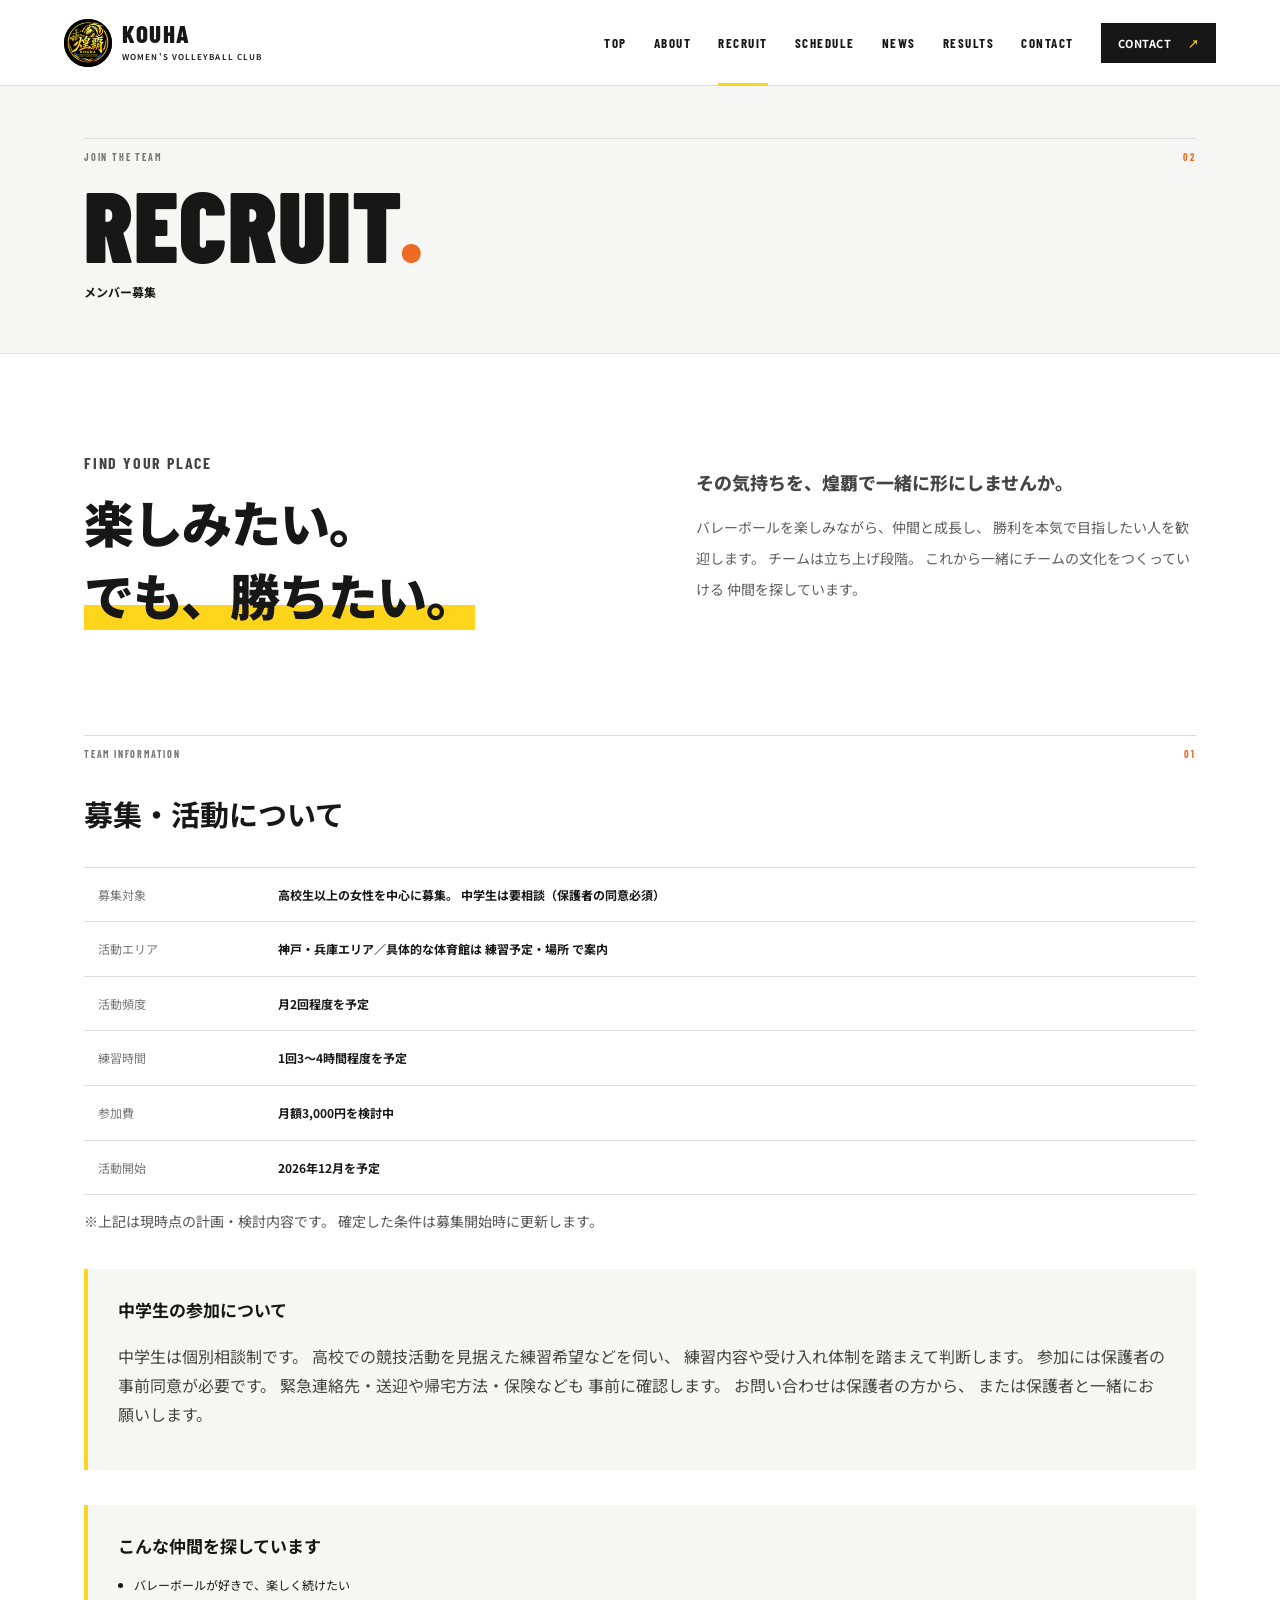
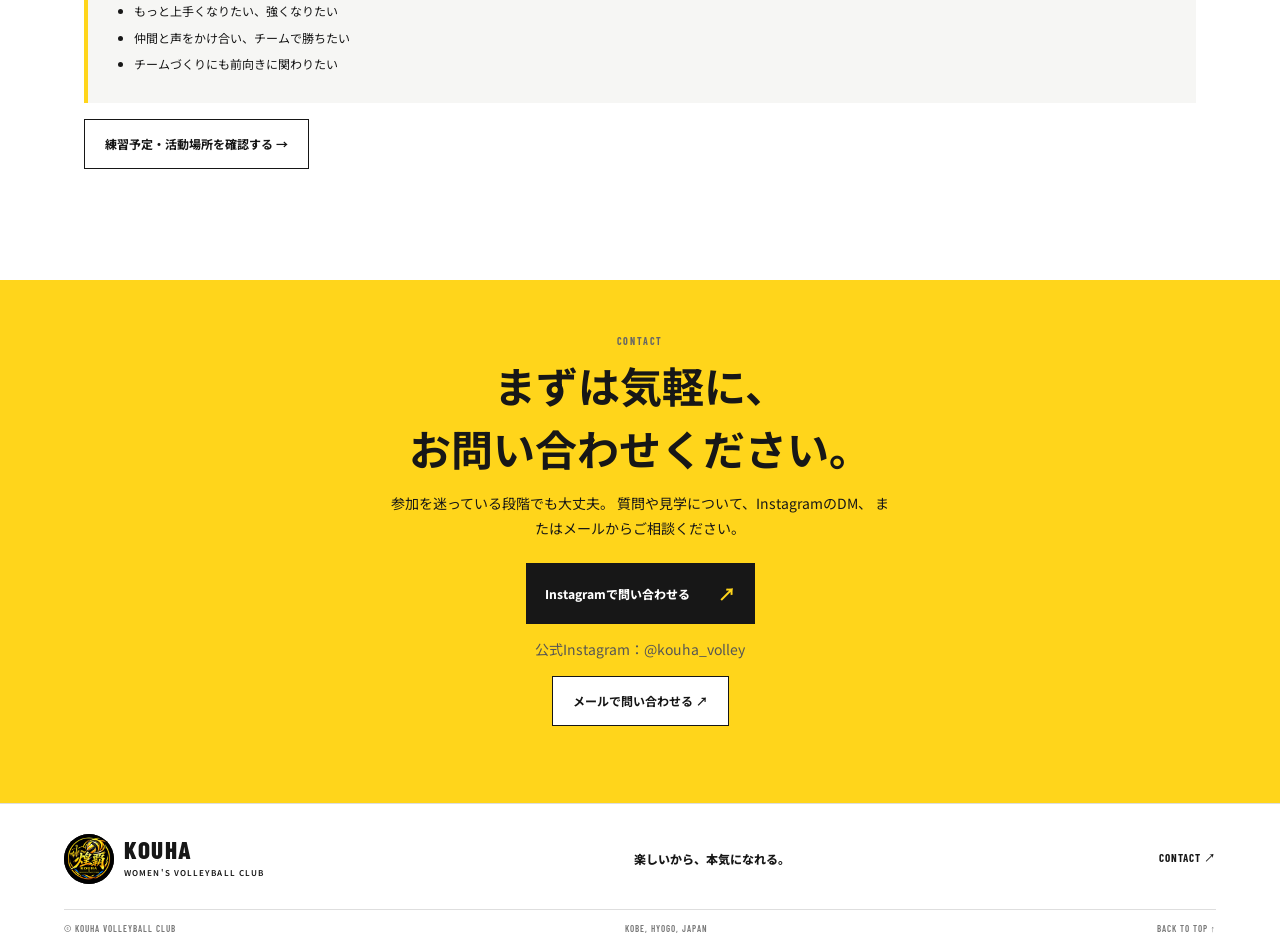
<file: recruit.html>
<!doctype html>
<html lang="ja">

<head>
    <meta charset="utf-8">
    <meta name="viewport" content="width=device-width, initial-scale=1">

    <title>RECRUIT｜煌覇 KOUHA</title>

    <link rel="icon" type="image/png" href="assets/images/favicon.png">
    <link rel="apple-touch-icon" href="assets/images/kouha-icon-512.png">

    <meta property="og:image" content="assets/images/kouha-official-logo.webp">

    <link rel="stylesheet" href="assets/css/style.css">
    <script src="assets/js/main.js" defer></script>
</head>

<body>

    <a class="skip-link" href="#main">本文へスキップ</a>


    <!-- ==============================
         HEADER / ナビゲーション
    ============================== -->
    <header class="site-header">

        <a class="brand" href="index.html">
            <img
                class="brand-logo"
                src="assets/images/kouha-official-logo.webp"
                alt="煌覇のチームエンブレム"
                width="48"
                height="48"
            >

            <span class="brand-text">
                KOUHA
                <small>WOMEN'S VOLLEYBALL CLUB</small>
            </span>
        </a>

        <button
            class="menu-toggle"
            aria-expanded="false"
            aria-controls="site-nav"
            aria-label="メニューを開く"
        >
            <span></span>
            <span></span>
        </button>

        <nav id="site-nav" class="site-nav">
            <a class="" href="index.html">TOP</a>
            <a class="" href="about.html">ABOUT</a>
            <a class="active" href="recruit.html">RECRUIT</a>
            <a href="schedule.html">SCHEDULE</a>
            <a class="" href="news.html">NEWS</a>
            <a class="" href="results.html">RESULTS</a>
            <a href="contact.html">CONTACT</a>
            <a class="nav-cta" href="contact.html">
                CONTACT <span>↗</span>
            </a>
        </nav>

    </header>


    <!-- ==============================
         MAIN / メインコンテンツ
    ============================== -->
    <main id="main">

        <!-- PAGE HERO / ページタイトル -->
        <section class="page-hero">

            <div class="section-label">
                <span>JOIN THE TEAM</span>
                <i>02</i>
            </div>

            <h1>RECRUIT<span>.</span></h1>

            <p>メンバー募集</p>

        </section>


        <!-- ==============================
             RECRUIT INTRO / 募集メッセージ
        ============================== -->
        <section class="section-wrap recruit-intro">

            <!-- INTRO TITLE / メインメッセージ -->
            <div>

                <p class="eyebrow">FIND YOUR PLACE</p>

                <h2>
                    楽しみたい。<br>
                    <em>でも、勝ちたい。</em>
                </h2>

            </div>


            <!-- INTRO TEXT / 募集紹介文 -->
            <div>

                <p class="lead">
                    その気持ちを、煌覇で一緒に形にしませんか。
                </p>

                <p>
                    バレーボールを楽しみながら、仲間と成長し、
                    勝利を本気で目指したい人を歓迎します。
                    チームは立ち上げ段階。
                    これから一緒にチームの文化をつくっていける
                    仲間を探しています。
                </p>

            </div>

        </section>


        <!-- ==============================
             TEAM INFORMATION / 募集・活動情報
        ============================== -->
        <section class="section-wrap recruit-details">

            <div class="section-label">
                <span>TEAM INFORMATION</span>
                <i>01</i>
            </div>

            <h2>募集・活動について</h2>


            <!-- DETAIL TABLE / 募集要項 -->
            <div class="detail-table">

                <!-- 募集対象 -->
                <div>
                    <span>募集対象</span>
                    <b>
                        高校生以上の女性を中心に募集。
                        中学生は要相談（保護者の同意必須）
                    </b>
                </div>

                <!-- 活動エリア -->
                <div>
                    <span>活動エリア</span>
                    <b>
                        神戸・兵庫エリア／具体的な体育館は
                        <a href="schedule.html">練習予定・場所</a>
                        で案内
                    </b>
                </div>

                <!-- 活動頻度 -->
                <div>
                    <span>活動頻度</span>
                    <b>月2回程度を予定</b>
                </div>

                <!-- 練習時間 -->
                <div>
                    <span>練習時間</span>
                    <b>1回3〜4時間程度を予定</b>
                </div>

                <!-- 参加費 -->
                <div>
                    <span>参加費</span>
                    <b>月額3,000円を検討中</b>
                </div>

                <!-- 活動開始 -->
                <div>
                    <span>活動開始</span>
                    <b>2026年12月を予定</b>
                </div>

            </div>


            <!-- INFORMATION NOTE / 募集条件の注意事項 -->
            <p class="note">
                ※上記は現時点の計画・検討内容です。
                確定した条件は募集開始時に更新します。
            </p>


            <!-- ==============================
                 JUNIOR MEMBERS / 中学生の参加
            ============================== -->
            <div class="welcome-panel">

                <h3>中学生の参加について</h3>

                <p>
                    中学生は個別相談制です。
                    高校での競技活動を見据えた練習希望などを伺い、
                    練習内容や受け入れ体制を踏まえて判断します。
                    参加には保護者の事前同意が必要です。
                    緊急連絡先・送迎や帰宅方法・保険なども
                    事前に確認します。
                    お問い合わせは保護者の方から、
                    または保護者と一緒にお願いします。
                </p>

            </div>


            <!-- ==============================
                 WELCOME MEMBERS / 求めるメンバー
            ============================== -->
            <div class="welcome-panel">

                <h3>こんな仲間を探しています</h3>

                <ul>
                    <li>
                        バレーボールが好きで、楽しく続けたい
                    </li>
                    <li>
                        もっと上手くなりたい、強くなりたい
                    </li>
                    <li>
                        仲間と声をかけ合い、チームで勝ちたい
                    </li>
                    <li>
                        チームづくりにも前向きに関わりたい
                    </li>
                </ul>

            </div>


            <!-- SCHEDULE LINK / 練習予定へのリンク -->
            <p>
                <a
                    class="button button-outline"
                    href="schedule.html"
                >
                    練習予定・活動場所を確認する →
                </a>
            </p>

        </section>


        <!-- ==============================
             CONTACT / お問い合わせ案内
        ============================== -->
        <section class="contact-band">

            <p class="eyebrow">CONTACT</p>

            <h2>
                まずは気軽に、<br>
                お問い合わせください。
            </h2>

            <p>
                参加を迷っている段階でも大丈夫。
                質問や見学について、InstagramのDM、
                またはメールからご相談ください。
            </p>


            <!-- INSTAGRAM / Instagramから問い合わせ -->
            <a
                class="button button-primary"
                href="https://www.instagram.com/kouha_volley/"
                target="_blank"
                rel="noopener noreferrer"
            >
                Instagramで問い合わせる <span>↗</span>
            </a>

            <p class="note">
                公式Instagram：@kouha_volley
            </p>


            <!-- EMAIL / メールで問い合わせ -->
            <p>
                <a
                    class="button button-outline"
                    href="contact.html"
                >
                    メールで問い合わせる ↗
                </a>
            </p>

        </section>

    </main>


    <!-- ==============================
         FOOTER / フッター
    ============================== -->
    <footer class="site-footer">

        <div class="footer-main">

            <a class="brand" href="index.html">
                <img
                    class="brand-logo"
                    src="assets/images/kouha-official-logo.webp"
                    alt="煌覇のチームエンブレム"
                    width="48"
                    height="48"
                >

                <span class="brand-text">
                    KOUHA
                    <small>WOMEN'S VOLLEYBALL CLUB</small>
                </span>
            </a>

            <p>楽しいから、本気になれる。</p>

            <a href="contact.html">CONTACT ↗</a>

        </div>

        <div class="footer-bottom">
            <span>© KOUHA VOLLEYBALL CLUB</span>
            <span>KOBE, HYOGO, JAPAN</span>
            <a href="index.html">BACK TO TOP ↑</a>
        </div>

    </footer>

</body>
</html>
</file>
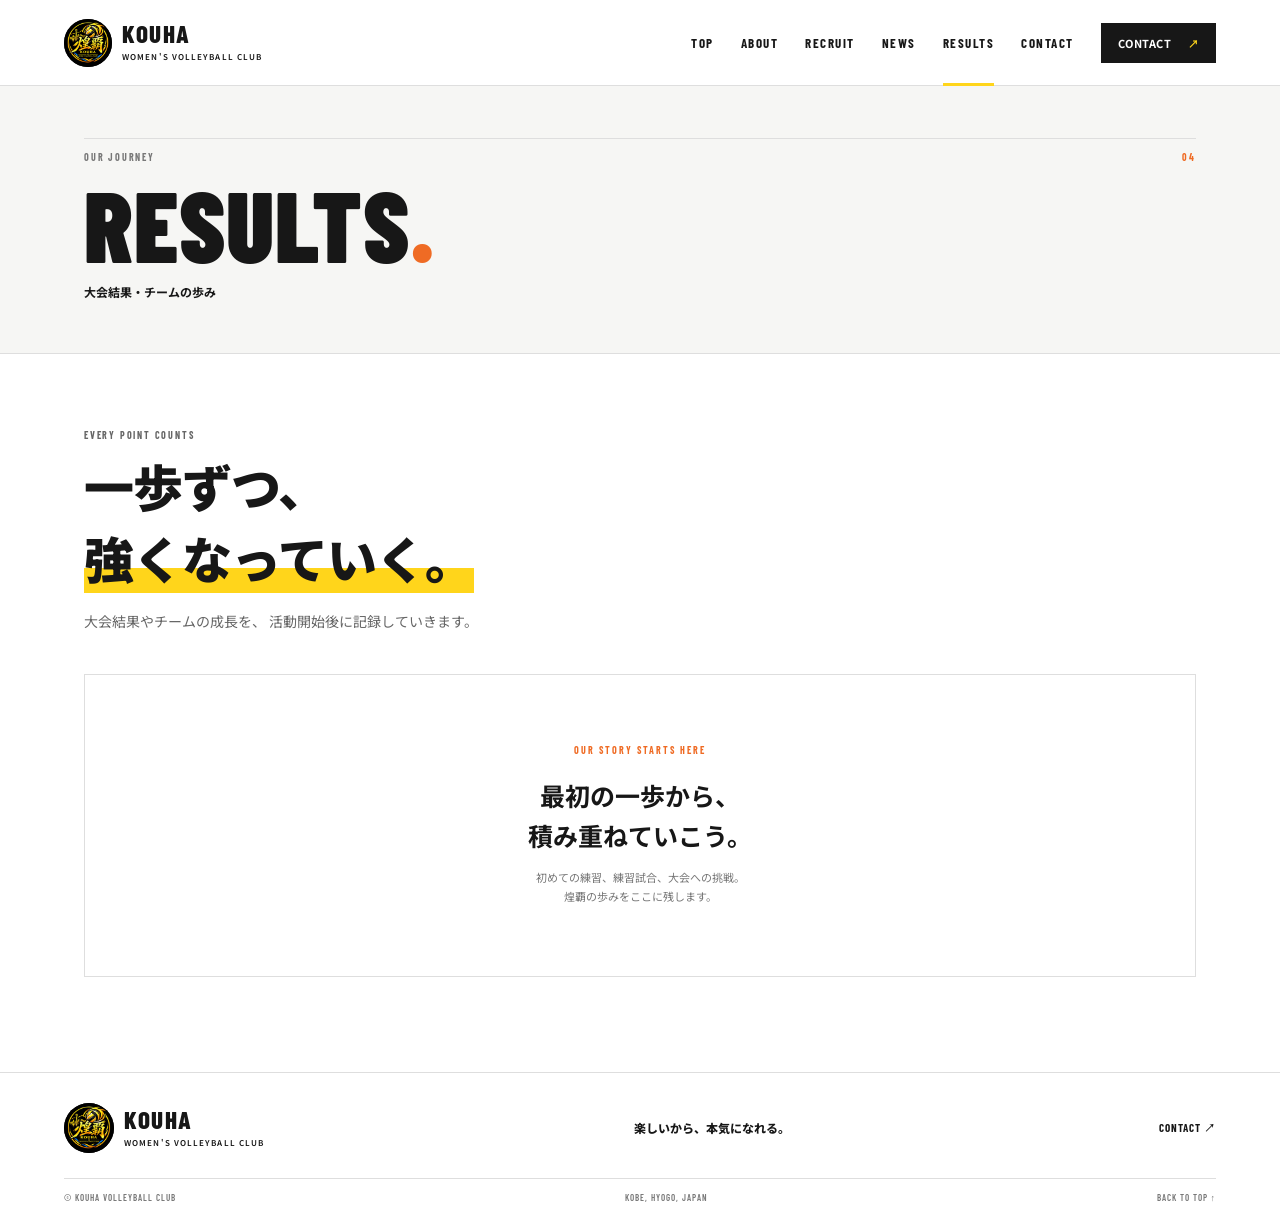
<file: results.html>
<!doctype html>
<html lang="ja">

<head>
    <meta charset="utf-8">
    <meta name="viewport" content="width=device-width, initial-scale=1">

    <title>RESULTS｜煌覇 KOUHA</title>

    <link rel="icon" type="image/png" href="assets/images/favicon.png">
    <link rel="apple-touch-icon" href="assets/images/kouha-icon-512.png">

    <meta property="og:image" content="assets/images/kouha-official-logo.webp">

    <link rel="stylesheet" href="assets/css/style.css">
    <script src="assets/js/main.js" defer></script>
</head>

<body>

    <a class="skip-link" href="#main">本文へスキップ</a>


    <!-- ==============================
         HEADER / ナビゲーション
    ============================== -->
    <header class="site-header">

        <a class="brand" href="index.html">
            <img
                class="brand-logo"
                src="assets/images/kouha-official-logo.webp"
                alt="煌覇のチームエンブレム"
                width="48"
                height="48"
            >

            <span class="brand-text">
                KOUHA
                <small>WOMEN'S VOLLEYBALL CLUB</small>
            </span>
        </a>

        <button
            class="menu-toggle"
            aria-expanded="false"
            aria-controls="site-nav"
            aria-label="メニューを開く"
        >
            <span></span>
            <span></span>
        </button>

        <nav id="site-nav" class="site-nav">
            <a class="" href="index.html">TOP</a>
            <a class="" href="about.html">ABOUT</a>
            <a class="" href="recruit.html">RECRUIT</a>
            <a class="" href="news.html">NEWS</a>
            <a class="active" href="results.html">RESULTS</a>
            <a href="contact.html">CONTACT</a>
            <a class="nav-cta" href="contact.html">
                CONTACT <span>↗</span>
            </a>
        </nav>

    </header>


    <!-- ==============================
         MAIN / メインコンテンツ
    ============================== -->
    <main id="main">

        <!-- PAGE HERO / ページタイトル -->
        <section class="page-hero">

            <div class="section-label">
                <span>OUR JOURNEY</span>
                <i>04</i>
            </div>

            <h1>RESULTS<span>.</span></h1>

            <p>大会結果・チームの歩み</p>

        </section>


        <!-- ==============================
             RESULTS PAGE / 大会結果・活動記録
        ============================== -->
        <section class="section-wrap results-page">

            <!-- RESULTS INTRO / ページ紹介 -->
            <div class="results-intro">

                <p class="eyebrow">EVERY POINT COUNTS</p>

                <h2>
                    一歩ずつ、<br>
                    <em>強くなっていく。</em>
                </h2>

                <p>
                    大会結果やチームの成長を、
                    活動開始後に記録していきます。
                </p>

            </div>


            <!-- ==============================
                 EMPTY STATE / 活動開始前の表示
            ============================== -->
            <div class="empty-state results-empty">

                <span>OUR STORY STARTS HERE</span>

                <h2>
                    最初の一歩から、<br>
                    積み重ねていこう。
                </h2>

                <p>
                    初めての練習、練習試合、大会への挑戦。<br>
                    煌覇の歩みをここに残します。
                </p>

            </div>

        </section>

    </main>


    <!-- ==============================
         FOOTER / フッター
    ============================== -->
    <footer class="site-footer">

        <div class="footer-main">

            <a class="brand" href="index.html">
                <img
                    class="brand-logo"
                    src="assets/images/kouha-official-logo.webp"
                    alt="煌覇のチームエンブレム"
                    width="48"
                    height="48"
                >

                <span class="brand-text">
                    KOUHA
                    <small>WOMEN'S VOLLEYBALL CLUB</small>
                </span>
            </a>

            <p>楽しいから、本気になれる。</p>

            <a href="contact.html">CONTACT ↗</a>

        </div>

        <div class="footer-bottom">
            <span>© KOUHA VOLLEYBALL CLUB</span>
            <span>KOBE, HYOGO, JAPAN</span>
            <a href="index.html">BACK TO TOP ↑</a>
        </div>

    </footer>

</body>
</html>
</file>
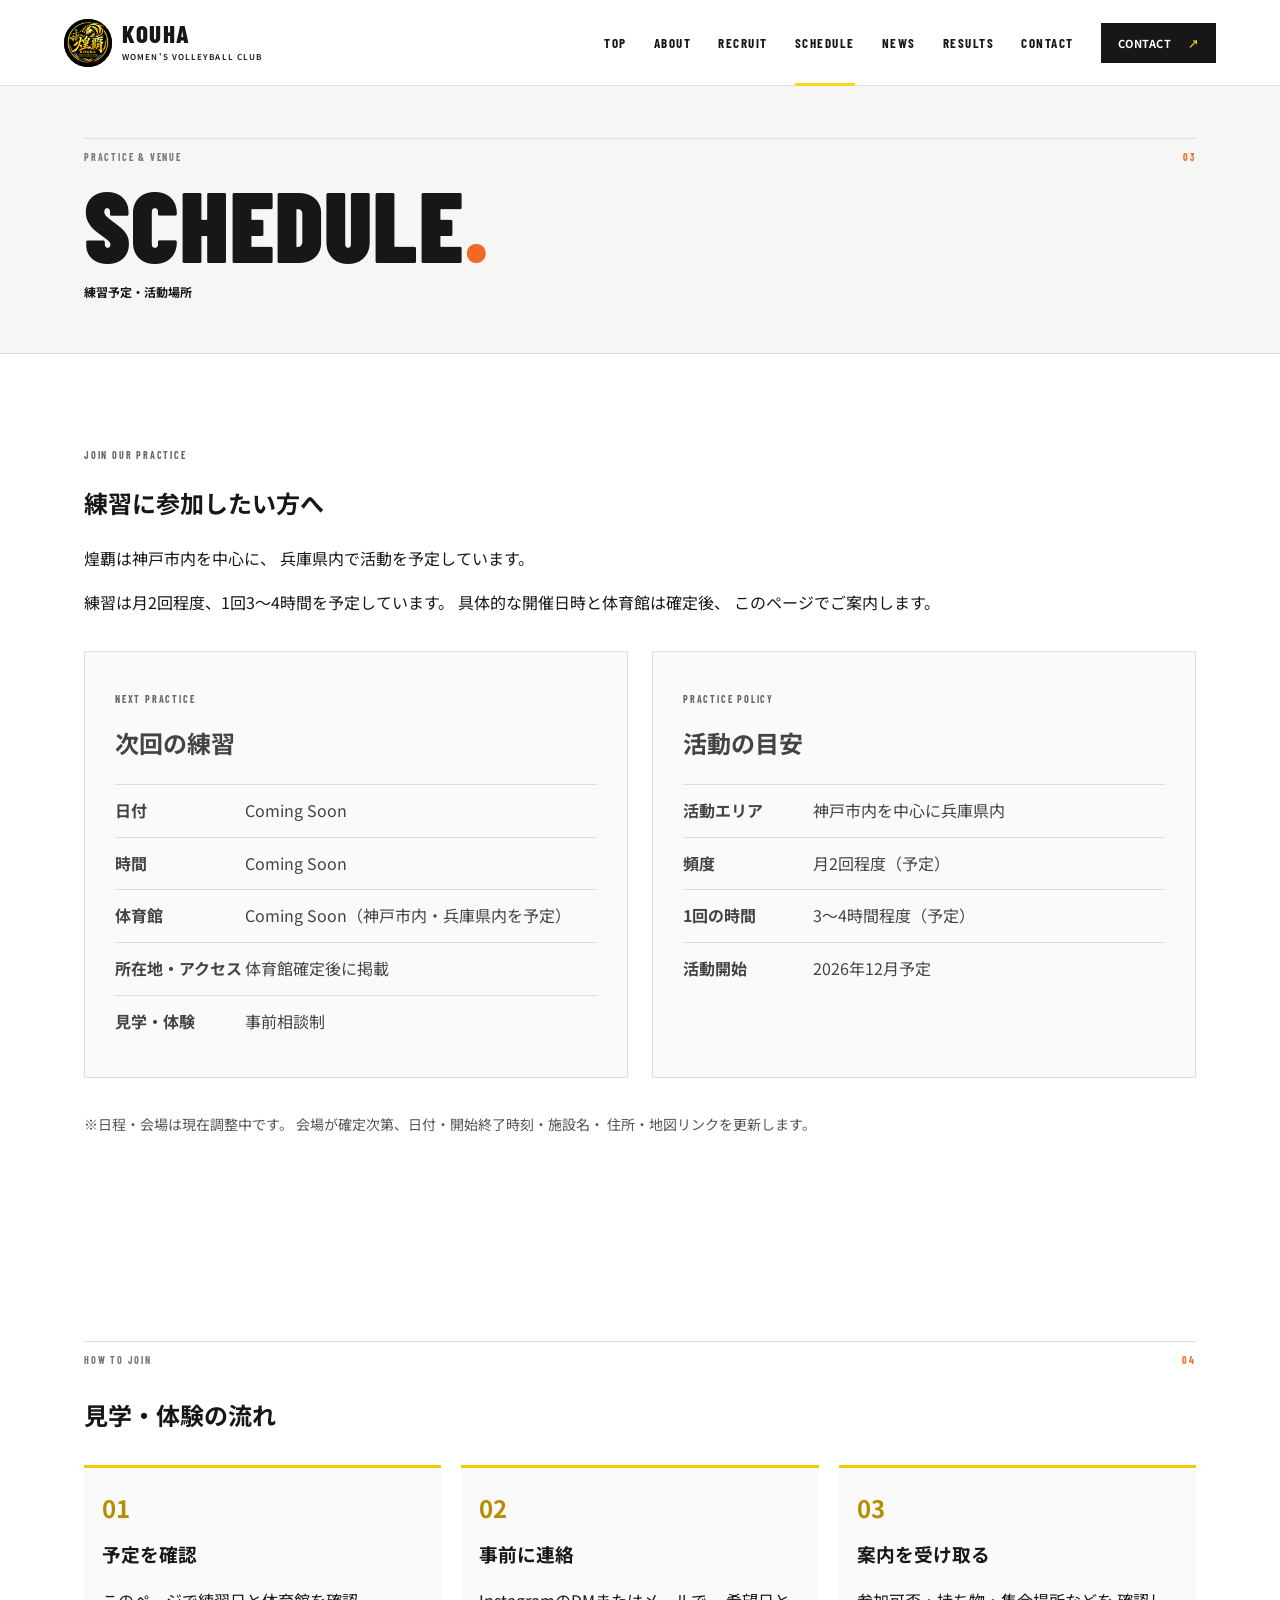
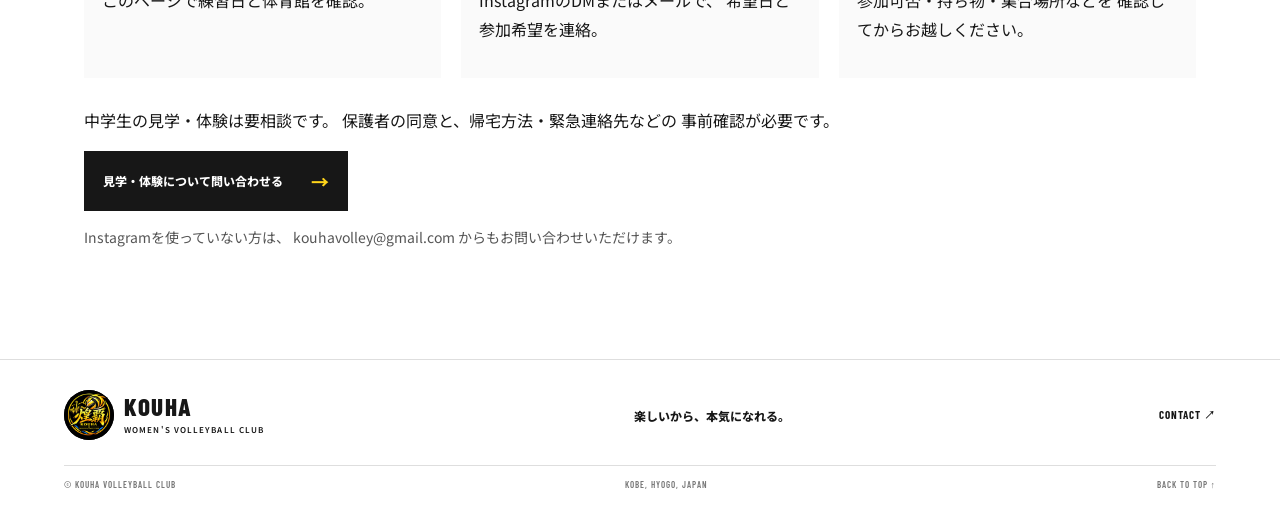
<file: schedule.html>
<!doctype html>
<html lang="ja">

<head>
    <meta charset="utf-8">
    <meta name="viewport" content="width=device-width, initial-scale=1">

    <title>SCHEDULE｜煌覇 KOUHA</title>

    <link rel="icon" type="image/png" href="assets/images/favicon.png">
    <link rel="apple-touch-icon" href="assets/images/kouha-icon-512.png">

    <meta property="og:image" content="assets/images/kouha-official-logo.webp">

    <link rel="stylesheet" href="assets/css/style.css">
    <script src="assets/js/main.js" defer></script>
</head>

<body>

    <a class="skip-link" href="#main">本文へスキップ</a>


    <!-- ==============================
         HEADER / ナビゲーション
    ============================== -->
    <header class="site-header">

        <a class="brand" href="index.html">
            <img
                class="brand-logo"
                src="assets/images/kouha-official-logo.webp"
                alt="煌覇のチームエンブレム"
                width="48"
                height="48"
            >

            <span class="brand-text">
                KOUHA
                <small>WOMEN'S VOLLEYBALL CLUB</small>
            </span>
        </a>

        <button
            class="menu-toggle"
            aria-expanded="false"
            aria-controls="site-nav"
            aria-label="メニューを開く"
        >
            <span></span>
            <span></span>
        </button>

        <nav id="site-nav" class="site-nav">
            <a class="" href="index.html">TOP</a>
            <a class="" href="about.html">ABOUT</a>
            <a href="recruit.html">RECRUIT</a>
            <a class="active" href="schedule.html">SCHEDULE</a>
            <a class="" href="news.html">NEWS</a>
            <a class="" href="results.html">RESULTS</a>
            <a href="contact.html">CONTACT</a>
            <a class="nav-cta" href="contact.html">
                CONTACT <span>↗</span>
            </a>
        </nav>

    </header>


    <!-- ==============================
         MAIN / メインコンテンツ
    ============================== -->
    <main id="main">

        <!-- PAGE HERO / ページタイトル -->
        <section class="page-hero">

            <div class="section-label">
                <span>PRACTICE & VENUE</span>
                <i>03</i>
            </div>

            <h1>SCHEDULE<span>.</span></h1>

            <p>練習予定・活動場所</p>

        </section>


        <!-- ==============================
             PRACTICE INFORMATION / 練習案内
        ============================== -->
        <section class="section-wrap">

            <!-- PRACTICE INTRO / 練習について -->
            <p class="eyebrow">JOIN OUR PRACTICE</p>

            <h2>練習に参加したい方へ</h2>

            <p class="lead">
                煌覇は神戸市内を中心に、
                兵庫県内で活動を予定しています。
            </p>

            <p>
                練習は月2回程度、1回3〜4時間を予定しています。
                具体的な開催日時と体育館は確定後、
                このページでご案内します。
            </p>


            <!-- SCHEDULE GRID / 練習情報一覧 -->
            <div class="schedule-grid">

                <!-- ==============================
                     NEXT PRACTICE / 次回の練習
                ============================== -->
                <article class="schedule-card">

                    <span class="eyebrow">NEXT PRACTICE</span>

                    <h3>次回の練習</h3>

                    <dl>

                        <dt>日付</dt>
                        <dd>Coming Soon</dd>

                        <dt>時間</dt>
                        <dd>Coming Soon</dd>

                        <dt>体育館</dt>
                        <dd>
                            Coming Soon（神戸市内・兵庫県内を予定）
                        </dd>

                        <dt>所在地・アクセス</dt>
                        <dd>体育館確定後に掲載</dd>

                        <dt>見学・体験</dt>
                        <dd>事前相談制</dd>

                    </dl>

                </article>


                <!-- ==============================
                     PRACTICE POLICY / 活動の目安
                ============================== -->
                <article class="schedule-card">

                    <span class="eyebrow">PRACTICE POLICY</span>

                    <h3>活動の目安</h3>

                    <dl>

                        <dt>活動エリア</dt>
                        <dd>神戸市内を中心に兵庫県内</dd>

                        <dt>頻度</dt>
                        <dd>月2回程度（予定）</dd>

                        <dt>1回の時間</dt>
                        <dd>3〜4時間程度（予定）</dd>

                        <dt>活動開始</dt>
                        <dd>2026年12月予定</dd>

                    </dl>

                </article>

            </div>


            <!-- PRACTICE NOTE / 日程・会場の注意事項 -->
            <p class="note">
                ※日程・会場は現在調整中です。
                会場が確定次第、日付・開始終了時刻・施設名・
                住所・地図リンクを更新します。
            </p>

        </section>


        <!-- ==============================
             HOW TO JOIN / 見学・体験の流れ
        ============================== -->
        <section class="section-wrap">

            <div class="section-label">
                <span>HOW TO JOIN</span>
                <i>04</i>
            </div>

            <h2>見学・体験の流れ</h2>


            <!-- SCHEDULE STEPS / 参加までの3ステップ -->
            <div class="schedule-steps">

                <!-- STEP 01 / 予定を確認 -->
                <div>

                    <b>01</b>

                    <h3>予定を確認</h3>

                    <p>
                        このページで練習日と体育館を確認。
                    </p>

                </div>


                <!-- STEP 02 / 事前に連絡 -->
                <div>

                    <b>02</b>

                    <h3>事前に連絡</h3>

                    <p>
                        InstagramのDMまたはメールで、
                        希望日と参加希望を連絡。
                    </p>

                </div>


                <!-- STEP 03 / 案内を受け取る -->
                <div>

                    <b>03</b>

                    <h3>案内を受け取る</h3>

                    <p>
                        参加可否・持ち物・集合場所などを
                        確認してからお越しください。
                    </p>

                </div>

            </div>


            <!-- JUNIOR MEMBERS / 中学生の見学・体験 -->
            <p>
                中学生の見学・体験は要相談です。
                保護者の同意と、帰宅方法・緊急連絡先などの
                事前確認が必要です。
            </p>


            <!-- CONTACT LINK / お問い合わせ -->
            <a class="button button-primary" href="contact.html">
                見学・体験について問い合わせる <span>→</span>
            </a>


            <!-- CONTACT NOTE / メールでのお問い合わせ -->
            <p class="note">
                Instagramを使っていない方は、
                kouhavolley@gmail.com からもお問い合わせいただけます。
            </p>

        </section>

    </main>


    <!-- ==============================
         FOOTER / フッター
    ============================== -->
    <footer class="site-footer">

        <div class="footer-main">

            <a class="brand" href="index.html">
                <img
                    class="brand-logo"
                    src="assets/images/kouha-official-logo.webp"
                    alt="煌覇のチームエンブレム"
                    width="48"
                    height="48"
                >

                <span class="brand-text">
                    KOUHA
                    <small>WOMEN'S VOLLEYBALL CLUB</small>
                </span>
            </a>

            <p>楽しいから、本気になれる。</p>

            <a href="contact.html">CONTACT ↗</a>

        </div>

        <div class="footer-bottom">
            <span>© KOUHA VOLLEYBALL CLUB</span>
            <span>KOBE, HYOGO, JAPAN</span>
            <a href="index.html">BACK TO TOP ↑</a>
        </div>

    </footer>

</body>
</html>
</file>
<file: assets/css/style.css>
@import url("https://fonts.googleapis.com/css2?family=Barlow+Condensed:wght@500;600;700;800;900&family=Noto+Sans+JP:wght@400;500;600;700;800;900&display=swap");

:root {
    --ink: #171717;
    --gray: #666;
    --muted: #858585;
    --yellow: #ffd51b;
    --orange: #ef6b24;
    --line: #dedede;
    --paper: #fff;
    --soft: #f6f6f4;
    --max: 1160px;
}

* {
    box-sizing: border-box;
}

html {
    scroll-behavior: smooth;
}

body {
    margin: 0;
    background: #fff;
    color: var(--ink);
    font-family: "Noto Sans JP",sans-serif;
    line-height: 1.85;
    -webkit-font-smoothing: antialiased;
}

a {
    color: inherit;
    text-decoration: none;
}

.skip-link {
    position: absolute;
    left: -9999px;
    top: 0;
}

.skip-link:focus {
    left: 12px;
    top: 12px;
    z-index: 100;
    background: #fff;
    padding: 10px;
}

.site-header {
    height: 86px;
    display: flex;
    align-items: center;
    justify-content: space-between;
    padding: 0 max(5vw,24px);
    border-bottom: 1px solid var(--line);
    background: #fff;
    position: relative;
    z-index: 20;
}

.brand {
    display: flex;
    align-items: center;
    gap: 12px;
}

.brand-symbol {
    width: 42px;
    height: 42px;
    display: grid;
    place-items: center;
    background: var(--yellow);
    font-size: 24px;
    font-weight: 900;
}

.brand-text {
    font: 800 25px/1 "Barlow Condensed",sans-serif;
    letter-spacing: 1.5px;
}

.brand-text small {
    display: block;
    font: 600 8px/1.6 "Noto Sans JP",sans-serif;
    letter-spacing: 1.1px;
    margin-top: 5px;
}

.site-nav {
    display: flex;
    align-items: center;
    gap: 27px;
    font: 700 13px "Barlow Condensed",sans-serif;
    letter-spacing: 1.5px;
}

.site-nav>a:not(.nav-cta) {
    height: 86px;
    display: flex;
    align-items: center;
    position: relative;
}

.site-nav>a.active:after,.site-nav>a:not(.nav-cta):hover:after {
    content: "";
    height: 3px;
    position: absolute;
    bottom: 0;
    left: 0;
    right: 0;
    background: var(--yellow);
}

.nav-cta {
    padding: 12px 17px;
    background: var(--ink);
    color: #fff;
    font: 700 11px "Noto Sans JP",sans-serif;
    letter-spacing: .5px;
}

.nav-cta span {
    color: var(--yellow);
    margin-left: 13px;
}

.menu-toggle {
    display: none;
}

.hero {
    max-width: var(--max);
    margin: auto;
    padding: 58px 24px 0;
    display: grid;
    grid-template-columns: 1.03fr .97fr;
    gap: 42px;
    align-items: stretch;
}

.hero-copy {
    padding: 23px 0 34px;
    display: flex;
    flex-direction: column;
    align-items: flex-start;
}

.eyebrow {
    font: 700 10px "Barlow Condensed","Noto Sans JP",sans-serif;
    letter-spacing: 1.8px;
    color: #666;
    margin: 0 0 19px;
}

.eyebrow-line {
    display: inline-block;
    width: 25px;
    height: 3px;
    background: var(--orange);
    margin-right: 8px;
    vertical-align: middle;
}

.hero h1 {
    font-size: clamp(44px,5.1vw,67px);
    font-weight: 900;
    line-height: 1.45;
    letter-spacing: -2px;
    margin: 0 0 19px;
}

.hero h1 span {
    position: relative;
    z-index: 0;
    white-space: nowrap;
}

.hero h1 span:after {
    content: "";
    position: absolute;
    left: 0;
    right: 0;
    height: 12px;
    bottom: 6px;
    background: var(--yellow);
    z-index: -1;
}

.hero-lead {
    font-size: 19px;
    font-weight: 800;
    line-height: 1.8;
    margin: 0 0 15px;
}

.hero-description {
    font-size: 12px;
    color: #5f5f5f;
    line-height: 2.2;
    max-width: 490px;
    margin: 0;
}

.hero-buttons {
    display: flex;
    align-items: center;
    gap: 25px;
    margin-top: 26px;
}

.button {
    display: inline-flex;
    align-items: center;
    justify-content: space-between;
    gap: 28px;
    padding: 14px 19px;
    font-size: 12px;
    font-weight: 800;
    transition: transform .2s;
}

.button:hover {
    transform: translateY(-2px);
}

.button-primary {
    background: var(--ink);
    color: #fff;
}

.button-primary span {
    color: var(--yellow);
    font-size: 18px;
}

.simple-link {
    font-size: 12px;
    font-weight: 800;
    border-bottom: 1px solid #aaa;
    padding: 7px 0;
}

.simple-link span {
    color: var(--orange);
    margin-left: 8px;
}

.hero-index {
    margin-top: auto;
    padding-top: 33px;
    display: flex;
    align-items: center;
    gap: 13px;
    color: #888;
    font: 700 9px "Barlow Condensed",sans-serif;
    letter-spacing: 1.5px;
}

.hero-index b {
    color: var(--ink);
    font-size: 15px;
}

.hero-visual {
    position: relative;
    min-height: 440px;
    background: var(--ink);
    overflow: hidden;
}

.hero-visual img {
    width: 100%;
    height: 100%;
    position: absolute;
    inset: 0;
    object-fit: cover;
}

.visual-caption {
    position: absolute;
    bottom: 0;
    left: 0;
    right: 0;
    padding: 15px 19px;
    background: rgba(20,20,20,.88);
    color: #fff;
    display: flex;
    justify-content: space-between;
    font: 700 10px "Barlow Condensed",sans-serif;
    letter-spacing: 1.5px;
}

.vertical-label {
    position: absolute;
    top: 18px;
    right: 15px;
    writing-mode: vertical-rl;
    color: #fff;
    font: 700 9px "Barlow Condensed",sans-serif;
    letter-spacing: 2px;
}

.section-wrap {
    max-width: var(--max);
    margin: auto;
    padding: 95px 24px;
}

.section-label {
    display: flex;
    justify-content: space-between;
    align-items: center;
    border-top: 1px solid var(--line);
    padding-top: 12px;
    margin-bottom: 27px;
    font: 700 10px "Barlow Condensed",sans-serif;
    letter-spacing: 1.8px;
    color: #777;
}

.section-label i {
    font-style: normal;
    color: var(--orange);
}

.principles-main {
    display: grid;
    grid-template-columns: 1fr 1fr;
    gap: 10%;
    align-items: center;
}

.principles-main h2,.story-title h2,.recruit-intro h2,.results-intro h2 {
    font-size: clamp(35px,4.2vw,50px);
    line-height: 1.45;
    letter-spacing: -1px;
    font-weight: 900;
    margin: 0;
}

.principles-main h2 em,.story-title h2 em,.recruit-intro h2 em,.results-intro h2 em {
    font-style: normal;
    background: linear-gradient(transparent 65%,var(--yellow) 65%);
}

.principles-copy .lead,.story-text .lead,.recruit-intro .lead {
    font-size: 18px;
    font-weight: 800;
    line-height: 1.8;
    margin: 0 0 13px;
}

.principles-copy p:not(.lead),.story-text p:not(.lead),.recruit-intro div>p:not(.eyebrow):not(.lead) {
    font-size: 14px;
    line-height: 2.2;
    color: #5e5e5e;
}

.principle-grid {
    display: grid;
    grid-template-columns: repeat(3,1fr);
    margin-top: 44px;
    border: 1px solid var(--line);
}

.principle-grid article {
    padding: 25px 27px 29px;
    min-height: 230px;
    border-right: 1px solid var(--line);
    position: relative;
}

.principle-grid article:last-child {
    border-right: 0;
}

.principle-grid .principle-emphasis {
    background: var(--yellow);
}

.principle-no {
    font: 700 11px "Barlow Condensed",sans-serif;
    letter-spacing: 1px;
    color: #777;
}

.principle-icon {
    font-size: 25px;
    font-weight: 800;
    margin: 15px 0 5px;
}

.principle-grid h3 {
    font: 800 20px "Barlow Condensed",sans-serif;
    letter-spacing: 1px;
    margin: 0 0 9px;
}

.principle-grid h3 small {
    font: 700 11px "Noto Sans JP",sans-serif;
    letter-spacing: 0;
    margin-left: 8px;
}

.principle-grid p {
    font-size: 11px;
    line-height: 2;
    color: #5e5e5e;
    margin: 0;
}

.feature {
    display: grid;
    grid-template-columns: 1fr 1fr;
    gap: 8%;
    align-items: center;
    padding-top: 20px;
}

.feature-image {
    position: relative;
    aspect-ratio: 1.22;
    overflow: hidden;
    background: var(--ink);
}

.feature-image img {
    width: 100%;
    height: 100%;
    object-fit: cover;
}

.image-index {
    position: absolute;
    left: 0;
    bottom: 0;
    background: var(--yellow);
    padding: 8px 13px;
    font: 700 10px "Barlow Condensed",sans-serif;
    letter-spacing: 1.5px;
}

.feature-copy .section-label {
    margin-bottom: 26px;
}

.feature-copy .eyebrow {
    margin-bottom: 8px;
}

.feature-copy h2 {
    font-size: clamp(30px,3.5vw,42px);
    line-height: 1.55;
    margin: 0 0 18px;
    font-weight: 900;
}

.feature-copy>p:not(.eyebrow) {
    font-size: 14px;
    line-height: 2.2;
    color: #5e5e5e;
    margin-bottom: 24px;
}

.recruit-band {
    background: var(--ink);
    color: #fff;
    overflow: hidden;
}

.recruit-band-inner {
    max-width: 1112px;
    margin: auto;
    padding: 52px 24px;
    display: flex;
    align-items: center;
    justify-content: space-between;
    gap: 30px;
    position: relative;
}

.section-label.light {
    border-color: #4a4a4a;
    color: #c3c3c3;
    max-width: 600px;
}

.recruit-band .eyebrow {
    color: var(--yellow);
    margin-bottom: 9px;
}

.recruit-band h2 {
    font-size: clamp(33px,4vw,46px);
    line-height: 1.5;
    margin: 0 0 10px;
    font-weight: 900;
    position: relative;
    z-index: 1;
}

.recruit-band h2 span {
    color: var(--yellow);
}

.recruit-band p:not(.eyebrow) {
    font-size: 14px;
    color: #ccc;
}

.button-yellow {
    background: var(--yellow);
    color: var(--ink);
    white-space: nowrap;
    position: relative;
    z-index: 1;
}

.button-yellow span {
    font-size: 18px;
}

.band-watermark {
    position: absolute;
    right: 20%;
    top: -120px;
    font: 900 360px/.9 "Barlow Condensed",sans-serif;
    color: rgba(255,255,255,.045);
}

.latest {
    padding-top: 80px;
    padding-bottom: 85px;
}

.latest-head h2 {
    font: 800 35px "Barlow Condensed",sans-serif;
    letter-spacing: 1px;
    margin: 0 0 22px;
}

.latest-head h2 small {
    font: 700 12px "Noto Sans JP",sans-serif;
    letter-spacing: 0;
    color: #666;
    margin-left: 10px;
}

.news-row {
    display: grid;
    grid-template-columns: 135px 1fr 24px;
    align-items: center;
    gap: 18px;
    padding: 20px 4px;
    border-top: 1px solid var(--line);
    border-bottom: 1px solid var(--line);
    font-size: 13px;
    font-weight: 700;
}

.news-row time {
    font: 700 12px "Barlow Condensed",sans-serif;
    letter-spacing: .7px;
    color: #777;
}

.news-row time b {
    font: 600 10px "Noto Sans JP",sans-serif;
    background: #eee;
    padding: 3px 6px;
    margin-left: 7px;
}

.row-arrow {
    font-size: 18px;
    color: var(--orange);
    text-align: right;
}

.note {
    font-size: 10px;
    color: #888;
    line-height: 1.8;
}

.results-link {
    margin-top: 45px;
    padding: 28px 30px;
    background: var(--soft);
    display: flex;
    align-items: center;
    justify-content: space-between;
    gap: 20px;
}

.results-link .eyebrow {
    margin-bottom: 4px;
}

.results-link h3 {
    font-size: 21px;
    margin: 0;
}

.results-link p {
    font-size: 11px;
    color: #666;
    margin: 5px 0 0;
}

.button-outline {
    border: 1px solid var(--ink);
    background: #fff;
}

.button-outline span {
    font-size: 18px;
    color: var(--orange);
}

.site-footer {
    border-top: 1px solid var(--line);
    padding: 30px max(5vw,24px) 15px;
}

.footer-main {
    display: flex;
    align-items: center;
    justify-content: space-between;
    gap: 20px;
    padding-bottom: 25px;
}

.footer-main>p {
    font-size: 12px;
    font-weight: 800;
}

.footer-main>a:last-child {
    font: 700 11px "Barlow Condensed",sans-serif;
    letter-spacing: 1px;
}

.footer-bottom {
    display: flex;
    justify-content: space-between;
    gap: 10px;
    border-top: 1px solid var(--line);
    padding-top: 13px;
    color: #777;
    font: 600 9px "Barlow Condensed",sans-serif;
    letter-spacing: 1px;
}

.page-hero {
    background: var(--soft);
    padding: 52px max(calc((100% - 1112px)/2),24px) 50px;
    border-bottom: 1px solid var(--line);
}

.page-hero .section-label {
    margin-bottom: 10px;
}

.page-hero h1 {
    font: 900 clamp(65px,9vw,100px)/1 "Barlow Condensed",sans-serif;
    letter-spacing: 1px;
    margin: 0;
}

.page-hero h1 span {
    color: var(--orange);
}

.page-hero>p:last-child {
    font-size: 12px;
    font-weight: 700;
    margin: 8px 0 0;
}

.page-story {
    display: grid;
    grid-template-columns: 1fr 1fr;
    gap: 10%;
    padding-top: 80px;
}

.story-title .eyebrow {
    margin-bottom: 8px;
}

.story-text {
    padding-top: 23px;
}

.facts {
    max-width: 1112px;
    margin: 0 auto;
    padding: 0 24px 80px;
    display: grid;
    grid-template-columns: repeat(4,1fr);
}

.facts>div {
    border-top: 3px solid var(--yellow);
    border-right: 1px solid var(--line);
    padding: 17px 18px;
}

.facts>div:first-child {
    border-left: 1px solid var(--line);
}

.facts span {
    display: block;
    font: 700 10px "Barlow Condensed",sans-serif;
    letter-spacing: 1.4px;
    color: #777;
    margin-bottom: 8px;
}

.facts b {
    font-size: 12px;
}

.values {
    padding-top: 20px;
}

.values>h2,.recruit-details>h2 {
    font-size: 29px;
    margin: 0 0 27px;
}

.value-list {
    border-top: 1px solid var(--line);
}

.value-list article {
    display: grid;
    grid-template-columns: 80px 1fr;
    gap: 20px;
    padding: 23px 8px;
    border-bottom: 1px solid var(--line);
}

.value-list article>b {
    font: 700 27px "Barlow Condensed",sans-serif;
    color: var(--orange);
}

.value-list h3 {
    font-size: 18px;
    margin: 0 0 6px;
}

.value-list p {
    font-size: 12px;
    color: #666;
    margin: 0;
}

.quote-band {
    text-align: center;
    background: var(--ink);
    color: #fff;
    padding: 53px 20px;
}

.quote-band>p {
    font: 700 10px "Barlow Condensed",sans-serif;
    letter-spacing: 2px;
    color: var(--yellow);
}

.quote-band h2 {
    font-size: clamp(34px,5vw,52px);
    line-height: 1.5;
    margin: 0;
}

.quote-band em {
    font-style: normal;
    color: var(--yellow);
}

.recruit-intro {
    display: grid;
    grid-template-columns: 1fr 1fr;
    gap: 10%;
    align-items: center;
}

.recruit-intro .eyebrow {
    margin-bottom: 8px;
}

.recruit-intro .lead {
    margin-top: 5px;
}

.recruit-details {
    padding-top: 10px;
}

.detail-table {
    border-top: 1px solid var(--line);
}

.detail-table>div {
    display: grid;
    grid-template-columns: 180px 1fr;
    padding: 16px 14px;
    border-bottom: 1px solid var(--line);
    font-size: 12px;
}

.detail-table span {
    color: #777;
}

.detail-table b {
    font-weight: 700;
}

.welcome-panel {
    margin-top: 35px;
    padding: 26px 30px;
    background: var(--soft);
    border-left: 4px solid var(--yellow);
}

.welcome-panel h3 {
    margin: 0 0 10px;
    font-size: 17px;
}

.welcome-panel ul {
    margin: 0;
    padding-left: 1.3em;
    font-size: 12px;
    line-height: 2.2;
}

.contact-band {
    text-align: center;
    background: var(--yellow);
    padding: 55px 22px;
}

.contact-band .eyebrow {
    margin-bottom: 6px;
}

.contact-band h2 {
    font-size: clamp(30px,4vw,42px);
    line-height: 1.5;
    margin: 0 0 12px;
}

.contact-band>p:not(.eyebrow):not(.note) {
    font-size: 14px;
    max-width: 510px;
    margin: 0 auto 22px;
}

.contact-band .note {
    margin-top: 13px;
}

.news-page {
    padding-top: 55px;
}

.empty-state {
    margin-top: 55px;
    padding: 58px 20px;
    text-align: center;
    background: var(--soft);
}

.empty-state>span {
    font: 700 10px "Barlow Condensed",sans-serif;
    letter-spacing: 2px;
    color: var(--orange);
}

.empty-state h2 {
    font-size: 25px;
    line-height: 1.6;
    margin: 13px 0;
}

.empty-state p {
    font-size: 11px;
    color: #777;
}

.results-page {
    padding-top: 75px;
}

.results-intro {
    max-width: 700px;
}

.results-intro .eyebrow {
    margin-bottom: 8px;
}

.results-intro h2 {
    margin-bottom: 15px;
}

.results-intro>p:not(.eyebrow) {
    font-size: 14px;
    color: #666;
}

.results-empty {
    margin-top: 40px;
    background: #fff;
    border: 1px solid var(--line);
}

@media (max-width:900px) {
    .site-header {
        height: 74px;
        padding: 0 22px;
    }

    .site-nav {
        gap: 17px;
    }

    .site-nav>a:not(.nav-cta) {
        height: 74px;
    }

    .hero {
        gap: 25px;
        padding-top: 42px;
    }

    .hero h1 {
        font-size: clamp(40px,5.8vw,55px);
    }

    .hero-visual {
        min-height: 400px;
    }

    .principles-main {
        gap: 6%;
    }

    .section-wrap {
        padding-top: 75px;
        padding-bottom: 75px;
    }

    .feature {
        gap: 5%;
    }

    .recruit-band-inner {
        padding: 42px 24px;
    }

}

@media (max-width:650px) {
    .site-header {
        height: 72px;
        padding: 0 18px;
    }

    .brand-symbol {
        width: 37px;
        height: 37px;
        font-size: 21px;
    }

    .brand-text {
        font-size: 22px;
    }

    .menu-toggle {
        display: flex;
        flex-direction: column;
        gap: 6px;
        border: 0;
        background: transparent;
        padding: 9px;
        z-index: 2;
    }

    .menu-toggle span {
        width: 24px;
        height: 2px;
        background: var(--ink);
        display: block;
        transition: transform .2s;
    }

    .menu-toggle[aria-expanded=true] span:first-child {
        transform: translateY(4px) rotate(45deg);
    }

    .menu-toggle[aria-expanded=true] span:last-child {
        transform: translateY(-4px) rotate(-45deg);
    }

    .site-nav {
        display: none;
        position: absolute;
        top: 71px;
        left: 0;
        right: 0;
        padding: 12px 22px 23px;
        background: #fff;
        border-bottom: 1px solid var(--line);
        align-items: stretch;
        flex-direction: column;
        gap: 0;
    }

    .site-nav.is-open {
        display: flex;
    }

    .site-nav>a:not(.nav-cta) {
        height: auto;
        padding: 11px 0;
    }

    .site-nav>a.active:after,.site-nav>a:not(.nav-cta):hover:after {
        bottom: 3px;
        width: 35px;
        right: auto;
    }

    .nav-cta {
        text-align: center;
        margin-top: 12px;
    }

    .hero {
        display: flex;
        flex-direction: column;
        padding: 31px 20px 0;
        gap: 25px;
    }

    .hero-copy {
        padding: 10px 0 0;
    }

    .hero h1 {
        font-size: clamp(42px,11.8vw,58px);
        letter-spacing: -1.4px;
    }

    .hero-lead {
        font-size: 17px;
    }

    .hero-description {
        font-size: 11px;
    }

    .hero-buttons {
        gap: 18px;
        flex-wrap: wrap;
    }

    .hero-visual {
        min-height: 330px;
        margin: 0 -20px;
    }

    .hero-index {
        margin-top: 24px;
        padding-top: 20px;
    }

    .section-wrap {
        padding: 60px 20px;
    }

    .principles-main,.page-story,.recruit-intro {
        grid-template-columns: 1fr;
        gap: 24px;
    }

    .principles-main h2,.story-title h2,.recruit-intro h2,.results-intro h2 {
        font-size: 36px;
    }

    .principles-copy .lead,.story-text .lead,.recruit-intro .lead {
        font-size: 16px;
    }

    .principle-grid {
        grid-template-columns: 1fr;
        margin-top: 30px;
    }

    .principle-grid article {
        min-height: 0;
        border-right: 0;
        border-bottom: 1px solid var(--line);
        padding: 20px 22px;
    }

    .principle-grid article:last-child {
        border-bottom: 0;
    }

    .principle-icon {
        margin: 7px 0 2px;
    }

    .feature {
        grid-template-columns: 1fr;
        gap: 28px;
        padding-top: 0;
    }

    .feature-image {
        aspect-ratio: 1.15;
    }

    .feature-copy .section-label {
        margin-bottom: 20px;
    }

    .feature-copy h2 {
        font-size: 32px;
    }

    .recruit-band-inner {
        align-items: flex-start;
        flex-direction: column;
        padding: 35px 22px;
        gap: 17px;
    }

    .recruit-band h2 {
        font-size: 35px;
    }

    .band-watermark {
        right: -5%;
        top: 10px;
        font-size: 230px;
    }

    .latest {
        padding-top: 58px;
        padding-bottom: 60px;
    }

    .latest-head h2 {
        font-size: 32px;
    }

    .news-row {
        grid-template-columns: 100px 1fr 18px;
        gap: 8px;
        padding: 17px 0;
        font-size: 11px;
    }

    .news-row time {
        font-size: 11px;
    }

    .news-row time b {
        display: inline-block;
        margin: 4px 0 0;
    }

    .results-link {
        align-items: flex-start;
        flex-direction: column;
        padding: 23px 20px;
    }

    .results-link h3 {
        font-size: 18px;
    }

    .footer-main {
        align-items: flex-start;
        flex-direction: column;
        gap: 12px;
    }

    .footer-main>p {
        margin: 0;
    }

    .footer-bottom {
        font-size: 8px;
        flex-wrap: wrap;
    }

    .page-hero {
        padding: 40px 20px 37px;
    }

    .page-hero h1 {
        font-size: 68px;
    }

    .facts {
        grid-template-columns: 1fr 1fr;
        padding: 0 20px 55px;
    }

    .facts>div {
        padding: 14px 10px;
    }

    .facts>div:nth-child(3) {
        border-left: 1px solid var(--line);
    }

    .facts b {
        font-size: 11px;
    }

    .values {
        padding-top: 0;
    }

    .values>h2,.recruit-details>h2 {
        font-size: 24px;
    }

    .value-list article {
        grid-template-columns: 46px 1fr;
        gap: 13px;
        padding: 20px 3px;
    }

    .value-list article>b {
        font-size: 23px;
    }

    .value-list h3 {
        font-size: 16px;
    }

    .detail-table>div {
        grid-template-columns: 105px 1fr;
        padding: 14px 7px;
        font-size: 11px;
        gap: 8px;
    }

    .welcome-panel {
        padding: 22px 19px;
    }

    .contact-band {
        padding: 45px 20px;
    }

    .contact-band h2 {
        font-size: 31px;
    }

    .news-page {
        padding-top: 40px;
    }

    .empty-state {
        padding: 43px 16px;
        margin-top: 40px;
    }

    .empty-state h2 {
        font-size: 21px;
    }

    .results-page {
        padding-top: 55px;
    }

}

/* Official KOUHA emblem integration */
.brand-logo {
    width: 48px;
    height: 48px;
    object-fit: contain;
    display: block;
    background: #050505;
    border-radius: 50%;
    flex-shrink: 0;
}

.brand {
    gap: 10px;
}

.site-footer .brand-logo {
    width: 50px;
    height: 50px;
}

.hero-emblem {
    position: absolute;
    top: 18px;
    left: 18px;
    width: 104px;
    height: 104px;
    border-radius: 50%;
    padding: 4px;
    background: rgba(0,0,0,.88);
    border: 1px solid rgba(255,213,27,.7);
    box-shadow: 0 5px 24px rgba(0,0,0,.3);
}

.hero-emblem img {
    width: 100%;
    height: 100%;
    object-fit: contain;
    border-radius: 50%;
    position: static;
}

.identity-section {
    display: grid;
    grid-template-columns: minmax(210px,340px) 1fr;
    align-items: center;
    gap: clamp(25px,7vw,100px);
    padding-top: 28px;
    padding-bottom: 75px;
}

.identity-image {
    background: #080808;
    padding: 25px;
    display: flex;
    justify-content: center;
    align-items: center;
}

.identity-image img {
    width: 100%;
    max-width: 310px;
    aspect-ratio: 1;
    object-fit: contain;
}

.identity-copy h2 {
    font-size: clamp(30px,4vw,46px);
    line-height: 1.5;
    margin: 0 0 16px;
    font-weight: 900;
}

.identity-copy p:not(.eyebrow) {
    font-size: 13px;
    line-height: 2.1;
    color: #555;
}

.identity-copy .identity-note {
    font: 800 11px "Barlow Condensed",sans-serif;
    letter-spacing: 2px;
    color: #a65a0b;
    margin-top: 24px;
}

@media (max-width:650px) {
    .brand-logo {
        width: 42px;
        height: 42px;
    }

    .site-footer .brand-logo {
        width: 45px;
        height: 45px;
    }

    .hero-emblem {
        width: 78px;
        height: 78px;
        top: 13px;
        left: 13px;
    }

    .identity-section {
        grid-template-columns: 1fr;
        padding-top: 10px;
        padding-bottom: 50px;
        gap: 25px;
    }

    .identity-image {
        max-width: 360px;
        width: 100%;
        margin: auto;
    }

    .identity-copy h2 {
        font-size: 33px;
    }

}

/* Contact page */
.contact-intro,.contact-form-section {
    max-width: 1100px;
}

.contact-methods {
    display: grid;
    grid-template-columns: repeat(2,minmax(0,1fr));
    gap: 20px;
    margin-top: 30px;
}

.contact-method {
    border: 1px solid #ddd;
    padding: 28px;
    background: #fff;
}

.contact-method h3 {
    font-size: 1.35rem;
    margin: 8px 0 16px;
}

.contact-method a:not(.button) {
    overflow-wrap: anywhere;
}

.mail-form {
    max-width: 740px;
    background: #fafafa;
    border: 1px solid #e4e4e4;
    padding: 30px;
    margin: 24px 0;
}

.mail-form .field {
    display: flex;
    flex-direction: column;
    gap: 8px;
    margin-bottom: 20px;
}

.mail-form label {
    font-weight: 700;
}

.mail-form label span {
    font-size: .75em;
    color: #8b5500;
}

.mail-form input:not([type=checkbox]),.mail-form textarea,.mail-form select {
    width: 100%;
    padding: 14px;
    border: 1px solid #aaa;
    border-radius: 3px;
    background: white;
    color: #151515;
    font: inherit;
}

.mail-form input:focus,.mail-form textarea:focus,.mail-form select:focus {
    outline: 2px solid #f4c900;
    outline-offset: 2px;
}

.privacy-check {
    display: flex;
    align-items: flex-start;
    gap: 10px;
    margin: 20px 0;
    font-size: .9rem;
}

.privacy-check input {
    margin-top: 5px;
}

.button-outline {
    display: inline-block;
    border: 1px solid #161616;
    padding: 13px 20px;
    text-decoration: none;
    color: #151515;
    background: #fff;
    font-weight: 700;
    cursor: pointer;
}

#copy-feedback {
    display: block;
    margin-top: 12px;
    font-size: .9rem;
}

@media (max-width:700px) {
    .contact-methods {
        grid-template-columns: 1fr;
    }

    .mail-form {
        padding: 18px;
    }

    .contact-method {
        padding: 20px;
    }

}

/* Practice schedule */
.schedule-highlight {
    padding-top: 70px;
    padding-bottom: 70px;
    border-top: 1px solid #e6e6e6;
}

.schedule-highlight h2 {
    font-size: clamp(1.8rem,4vw,3rem);
    margin: 18px 0;
}

.schedule-highlight p {
    max-width: 680px;
    line-height: 1.9;
    margin-bottom: 24px;
}

.schedule-grid {
    display: grid;
    grid-template-columns: repeat(2,minmax(0,1fr));
    gap: 24px;
    margin: 34px 0;
}

.schedule-card {
    padding: 30px;
    border: 1px solid #dedede;
    background: #fafafa;
}

.schedule-card h3 {
    font-size: 1.5rem;
    margin: 10px 0 20px;
}

.schedule-card dl {
    display: grid;
    grid-template-columns: 130px 1fr;
    gap: 0;
    margin: 0;
}

.schedule-card dt,.schedule-card dd {
    margin: 0;
    padding: 13px 0;
    border-top: 1px solid #ddd;
    line-height: 1.6;
}

.schedule-card dt {
    font-weight: 700;
}

.schedule-steps {
    display: grid;
    grid-template-columns: repeat(3,minmax(0,1fr));
    gap: 20px;
    margin: 28px 0;
}

.schedule-steps>div {
    border-top: 3px solid #f4c900;
    padding: 18px;
    background: #fafafa;
}

.schedule-steps b {
    color: #b88c00;
    font-size: 1.5rem;
}

.schedule-steps h3 {
    margin: 8px 0;
}

.schedule-steps p {
    line-height: 1.8;
}

@media (max-width:760px) {
    .schedule-grid,.schedule-steps {
        grid-template-columns: 1fr;
    }

    .schedule-card {
        padding: 20px;
    }

    .schedule-card dl {
        grid-template-columns: 105px 1fr;
    }

}

/* =====================================
   文字の読みやすさ改善
===================================== */

/* サイト全体の基本文字 */
body {
    font-size: 16px;
    line-height: 1.8;
}

/* TOPの紹介文 */
.hero-description,
.principles-copy p,
.feature-copy p {
    font-size: 17px;
    line-height: 1.9;
    color: #444444;
}

/* ABOUTの紹介文 */
.story-text p,
.identity-copy p,
.value-list p {
    font-size: 17px;
    line-height: 1.9;
    color: #444444;
}

/* メンバー募集・練習予定など */
.recruit-intro p,
.welcome-panel p,
.schedule-card,
.contact-intro p {
    font-size: 16px;
    line-height: 1.8;
    color: #444444;
}

/* 補足・注意事項 */
.note {
    font-size: 14px;
    line-height: 1.8;
    color: #555555;
}

/* スマホ表示 */
@media (max-width: 768px) {
    .hero-description,
    .principles-copy p,
    .feature-copy p,
    .story-text p,
    .identity-copy p,
    .value-list p {
        font-size: 16px;
    }
}
</file>
<file: KouhaVolley_Website/assets/css/style.css>
@import url("https://fonts.googleapis.com/css2?family=Barlow+Condensed:wght@500;600;700;800;900&family=Noto+Sans+JP:wght@400;500;600;700;800;900&display=swap");

:root {
    --ink: #171717;
    --gray: #666;
    --muted: #858585;
    --yellow: #ffd51b;
    --orange: #ef6b24;
    --line: #dedede;
    --paper: #fff;
    --soft: #f6f6f4;
    --max: 1160px;
}

* {
    box-sizing: border-box;
}

html {
    scroll-behavior: smooth;
}

body {
    margin: 0;
    background: #fff;
    color: var(--ink);
    font-family: "Noto Sans JP",sans-serif;
    line-height: 1.85;
    -webkit-font-smoothing: antialiased;
}

a {
    color: inherit;
    text-decoration: none;
}

.skip-link {
    position: absolute;
    left: -9999px;
    top: 0;
}

.skip-link:focus {
    left: 12px;
    top: 12px;
    z-index: 100;
    background: #fff;
    padding: 10px;
}

.site-header {
    height: 86px;
    display: flex;
    align-items: center;
    justify-content: space-between;
    padding: 0 max(5vw,24px);
    border-bottom: 1px solid var(--line);
    background: #fff;
    position: relative;
    z-index: 20;
}

.brand {
    display: flex;
    align-items: center;
    gap: 12px;
}

.brand-symbol {
    width: 42px;
    height: 42px;
    display: grid;
    place-items: center;
    background: var(--yellow);
    font-size: 24px;
    font-weight: 900;
}

.brand-text {
    font: 800 25px/1 "Barlow Condensed",sans-serif;
    letter-spacing: 1.5px;
}

.brand-text small {
    display: block;
    font: 600 8px/1.6 "Noto Sans JP",sans-serif;
    letter-spacing: 1.1px;
    margin-top: 5px;
}

.site-nav {
    display: flex;
    align-items: center;
    gap: 27px;
    font: 700 13px "Barlow Condensed",sans-serif;
    letter-spacing: 1.5px;
}

.site-nav>a:not(.nav-cta) {
    height: 86px;
    display: flex;
    align-items: center;
    position: relative;
}

.site-nav>a.active:after,.site-nav>a:not(.nav-cta):hover:after {
    content: "";
    height: 3px;
    position: absolute;
    bottom: 0;
    left: 0;
    right: 0;
    background: var(--yellow);
}

.nav-cta {
    padding: 12px 17px;
    background: var(--ink);
    color: #fff;
    font: 700 11px "Noto Sans JP",sans-serif;
    letter-spacing: .5px;
}

.nav-cta span {
    color: var(--yellow);
    margin-left: 13px;
}

.menu-toggle {
    display: none;
}

.hero {
    max-width: var(--max);
    margin: auto;
    padding: 58px 24px 0;
    display: grid;
    grid-template-columns: 1.03fr .97fr;
    gap: 42px;
    align-items: stretch;
}

.hero-copy {
    padding: 23px 0 34px;
    display: flex;
    flex-direction: column;
    align-items: flex-start;
}

.eyebrow {
    font: 700 10px "Barlow Condensed","Noto Sans JP",sans-serif;
    letter-spacing: 1.8px;
    color: #666;
    margin: 0 0 19px;
}

.eyebrow-line {
    display: inline-block;
    width: 25px;
    height: 3px;
    background: var(--orange);
    margin-right: 8px;
    vertical-align: middle;
}

.hero h1 {
    font-size: clamp(44px,5.1vw,67px);
    font-weight: 900;
    line-height: 1.45;
    letter-spacing: -2px;
    margin: 0 0 19px;
}

.hero h1 span {
    position: relative;
    z-index: 0;
    white-space: nowrap;
}

.hero h1 span:after {
    content: "";
    position: absolute;
    left: 0;
    right: 0;
    height: 12px;
    bottom: 6px;
    background: var(--yellow);
    z-index: -1;
}

.hero-lead {
    font-size: 19px;
    font-weight: 800;
    line-height: 1.8;
    margin: 0 0 15px;
}

.hero-description {
    font-size: 12px;
    color: #5f5f5f;
    line-height: 2.2;
    max-width: 490px;
    margin: 0;
}

.hero-buttons {
    display: flex;
    align-items: center;
    gap: 25px;
    margin-top: 26px;
}

.button {
    display: inline-flex;
    align-items: center;
    justify-content: space-between;
    gap: 28px;
    padding: 14px 19px;
    font-size: 12px;
    font-weight: 800;
    transition: transform .2s;
}

.button:hover {
    transform: translateY(-2px);
}

.button-primary {
    background: var(--ink);
    color: #fff;
}

.button-primary span {
    color: var(--yellow);
    font-size: 18px;
}

.simple-link {
    font-size: 12px;
    font-weight: 800;
    border-bottom: 1px solid #aaa;
    padding: 7px 0;
}

.simple-link span {
    color: var(--orange);
    margin-left: 8px;
}

.hero-index {
    margin-top: auto;
    padding-top: 33px;
    display: flex;
    align-items: center;
    gap: 13px;
    color: #888;
    font: 700 9px "Barlow Condensed",sans-serif;
    letter-spacing: 1.5px;
}

.hero-index b {
    color: var(--ink);
    font-size: 15px;
}

.hero-visual {
    position: relative;
    min-height: 440px;
    background: var(--ink);
    overflow: hidden;
}

.hero-visual img {
    width: 100%;
    height: 100%;
    position: absolute;
    inset: 0;
    object-fit: cover;
}

.visual-caption {
    position: absolute;
    bottom: 0;
    left: 0;
    right: 0;
    padding: 15px 19px;
    background: rgba(20,20,20,.88);
    color: #fff;
    display: flex;
    justify-content: space-between;
    font: 700 10px "Barlow Condensed",sans-serif;
    letter-spacing: 1.5px;
}

.vertical-label {
    position: absolute;
    top: 18px;
    right: 15px;
    writing-mode: vertical-rl;
    color: #fff;
    font: 700 9px "Barlow Condensed",sans-serif;
    letter-spacing: 2px;
}

.section-wrap {
    max-width: var(--max);
    margin: auto;
    padding: 95px 24px;
}

.section-label {
    display: flex;
    justify-content: space-between;
    align-items: center;
    border-top: 1px solid var(--line);
    padding-top: 12px;
    margin-bottom: 27px;
    font: 700 10px "Barlow Condensed",sans-serif;
    letter-spacing: 1.8px;
    color: #777;
}

.section-label i {
    font-style: normal;
    color: var(--orange);
}

.principles-main {
    display: grid;
    grid-template-columns: 1fr 1fr;
    gap: 10%;
    align-items: center;
}

.principles-main h2,.story-title h2,.recruit-intro h2,.results-intro h2 {
    font-size: clamp(35px,4.2vw,50px);
    line-height: 1.45;
    letter-spacing: -1px;
    font-weight: 900;
    margin: 0;
}

.principles-main h2 em,.story-title h2 em,.recruit-intro h2 em,.results-intro h2 em {
    font-style: normal;
    background: linear-gradient(transparent 65%,var(--yellow) 65%);
}

.principles-copy .lead,.story-text .lead,.recruit-intro .lead {
    font-size: 18px;
    font-weight: 800;
    line-height: 1.8;
    margin: 0 0 13px;
}

.principles-copy p:not(.lead),.story-text p:not(.lead),.recruit-intro div>p:not(.eyebrow):not(.lead) {
    font-size: 14px;
    line-height: 2.2;
    color: #5e5e5e;
}

.principle-grid {
    display: grid;
    grid-template-columns: repeat(3,1fr);
    margin-top: 44px;
    border: 1px solid var(--line);
}

.principle-grid article {
    padding: 25px 27px 29px;
    min-height: 230px;
    border-right: 1px solid var(--line);
    position: relative;
}

.principle-grid article:last-child {
    border-right: 0;
}

.principle-grid .principle-emphasis {
    background: var(--yellow);
}

.principle-no {
    font: 700 11px "Barlow Condensed",sans-serif;
    letter-spacing: 1px;
    color: #777;
}

.principle-icon {
    font-size: 25px;
    font-weight: 800;
    margin: 15px 0 5px;
}

.principle-grid h3 {
    font: 800 20px "Barlow Condensed",sans-serif;
    letter-spacing: 1px;
    margin: 0 0 9px;
}

.principle-grid h3 small {
    font: 700 11px "Noto Sans JP",sans-serif;
    letter-spacing: 0;
    margin-left: 8px;
}

.principle-grid p {
    font-size: 11px;
    line-height: 2;
    color: #5e5e5e;
    margin: 0;
}

.feature {
    display: grid;
    grid-template-columns: 1fr 1fr;
    gap: 8%;
    align-items: center;
    padding-top: 20px;
}

.feature-image {
    position: relative;
    aspect-ratio: 1.22;
    overflow: hidden;
    background: var(--ink);
}

.feature-image img {
    width: 100%;
    height: 100%;
    object-fit: cover;
}

.image-index {
    position: absolute;
    left: 0;
    bottom: 0;
    background: var(--yellow);
    padding: 8px 13px;
    font: 700 10px "Barlow Condensed",sans-serif;
    letter-spacing: 1.5px;
}

.feature-copy .section-label {
    margin-bottom: 26px;
}

.feature-copy .eyebrow {
    margin-bottom: 8px;
}

.feature-copy h2 {
    font-size: clamp(30px,3.5vw,42px);
    line-height: 1.55;
    margin: 0 0 18px;
    font-weight: 900;
}

.feature-copy>p:not(.eyebrow) {
    font-size: 14px;
    line-height: 2.2;
    color: #5e5e5e;
    margin-bottom: 24px;
}

.recruit-band {
    background: var(--ink);
    color: #fff;
    overflow: hidden;
}

.recruit-band-inner {
    max-width: 1112px;
    margin: auto;
    padding: 52px 24px;
    display: flex;
    align-items: center;
    justify-content: space-between;
    gap: 30px;
    position: relative;
}

.section-label.light {
    border-color: #4a4a4a;
    color: #c3c3c3;
    max-width: 600px;
}

.recruit-band .eyebrow {
    color: var(--yellow);
    margin-bottom: 9px;
}

.recruit-band h2 {
    font-size: clamp(33px,4vw,46px);
    line-height: 1.5;
    margin: 0 0 10px;
    font-weight: 900;
    position: relative;
    z-index: 1;
}

.recruit-band h2 span {
    color: var(--yellow);
}

.recruit-band p:not(.eyebrow) {
    font-size: 14px;
    color: #ccc;
}

.button-yellow {
    background: var(--yellow);
    color: var(--ink);
    white-space: nowrap;
    position: relative;
    z-index: 1;
}

.button-yellow span {
    font-size: 18px;
}

.band-watermark {
    position: absolute;
    right: 20%;
    top: -120px;
    font: 900 360px/.9 "Barlow Condensed",sans-serif;
    color: rgba(255,255,255,.045);
}

.latest {
    padding-top: 80px;
    padding-bottom: 85px;
}

.latest-head h2 {
    font: 800 35px "Barlow Condensed",sans-serif;
    letter-spacing: 1px;
    margin: 0 0 22px;
}

.latest-head h2 small {
    font: 700 12px "Noto Sans JP",sans-serif;
    letter-spacing: 0;
    color: #666;
    margin-left: 10px;
}

.news-row {
    display: grid;
    grid-template-columns: 135px 1fr 24px;
    align-items: center;
    gap: 18px;
    padding: 20px 4px;
    border-top: 1px solid var(--line);
    border-bottom: 1px solid var(--line);
    font-size: 13px;
    font-weight: 700;
}

.news-row time {
    font: 700 12px "Barlow Condensed",sans-serif;
    letter-spacing: .7px;
    color: #777;
}

.news-row time b {
    font: 600 10px "Noto Sans JP",sans-serif;
    background: #eee;
    padding: 3px 6px;
    margin-left: 7px;
}

.row-arrow {
    font-size: 18px;
    color: var(--orange);
    text-align: right;
}

.note {
    font-size: 10px;
    color: #888;
    line-height: 1.8;
}

.results-link {
    margin-top: 45px;
    padding: 28px 30px;
    background: var(--soft);
    display: flex;
    align-items: center;
    justify-content: space-between;
    gap: 20px;
}

.results-link .eyebrow {
    margin-bottom: 4px;
}

.results-link h3 {
    font-size: 21px;
    margin: 0;
}

.results-link p {
    font-size: 11px;
    color: #666;
    margin: 5px 0 0;
}

.button-outline {
    border: 1px solid var(--ink);
    background: #fff;
}

.button-outline span {
    font-size: 18px;
    color: var(--orange);
}

.site-footer {
    border-top: 1px solid var(--line);
    padding: 30px max(5vw,24px) 15px;
}

.footer-main {
    display: flex;
    align-items: center;
    justify-content: space-between;
    gap: 20px;
    padding-bottom: 25px;
}

.footer-main>p {
    font-size: 12px;
    font-weight: 800;
}

.footer-main>a:last-child {
    font: 700 11px "Barlow Condensed",sans-serif;
    letter-spacing: 1px;
}

.footer-bottom {
    display: flex;
    justify-content: space-between;
    gap: 10px;
    border-top: 1px solid var(--line);
    padding-top: 13px;
    color: #777;
    font: 600 9px "Barlow Condensed",sans-serif;
    letter-spacing: 1px;
}

.page-hero {
    background: var(--soft);
    padding: 52px max(calc((100% - 1112px)/2),24px) 50px;
    border-bottom: 1px solid var(--line);
}

.page-hero .section-label {
    margin-bottom: 10px;
}

.page-hero h1 {
    font: 900 clamp(65px,9vw,100px)/1 "Barlow Condensed",sans-serif;
    letter-spacing: 1px;
    margin: 0;
}

.page-hero h1 span {
    color: var(--orange);
}

.page-hero>p:last-child {
    font-size: 12px;
    font-weight: 700;
    margin: 8px 0 0;
}

.page-story {
    display: grid;
    grid-template-columns: 1fr 1fr;
    gap: 10%;
    padding-top: 80px;
}

.story-title .eyebrow {
    margin-bottom: 8px;
}

.story-text {
    padding-top: 23px;
}

.facts {
    max-width: 1112px;
    margin: 0 auto;
    padding: 0 24px 80px;
    display: grid;
    grid-template-columns: repeat(4,1fr);
}

.facts>div {
    border-top: 3px solid var(--yellow);
    border-right: 1px solid var(--line);
    padding: 17px 18px;
}

.facts>div:first-child {
    border-left: 1px solid var(--line);
}

.facts span {
    display: block;
    font: 700 10px "Barlow Condensed",sans-serif;
    letter-spacing: 1.4px;
    color: #777;
    margin-bottom: 8px;
}

.facts b {
    font-size: 12px;
}

.values {
    padding-top: 20px;
}

.values>h2,.recruit-details>h2 {
    font-size: 29px;
    margin: 0 0 27px;
}

.value-list {
    border-top: 1px solid var(--line);
}

.value-list article {
    display: grid;
    grid-template-columns: 80px 1fr;
    gap: 20px;
    padding: 23px 8px;
    border-bottom: 1px solid var(--line);
}

.value-list article>b {
    font: 700 27px "Barlow Condensed",sans-serif;
    color: var(--orange);
}

.value-list h3 {
    font-size: 18px;
    margin: 0 0 6px;
}

.value-list p {
    font-size: 12px;
    color: #666;
    margin: 0;
}

.quote-band {
    text-align: center;
    background: var(--ink);
    color: #fff;
    padding: 53px 20px;
}

.quote-band>p {
    font: 700 10px "Barlow Condensed",sans-serif;
    letter-spacing: 2px;
    color: var(--yellow);
}

.quote-band h2 {
    font-size: clamp(34px,5vw,52px);
    line-height: 1.5;
    margin: 0;
}

.quote-band em {
    font-style: normal;
    color: var(--yellow);
}

.recruit-intro {
    display: grid;
    grid-template-columns: 1fr 1fr;
    gap: 10%;
    align-items: center;
}

.recruit-intro .eyebrow {
    margin-bottom: 8px;
}

.recruit-intro .lead {
    margin-top: 5px;
}

.recruit-details {
    padding-top: 10px;
}

.detail-table {
    border-top: 1px solid var(--line);
}

.detail-table>div {
    display: grid;
    grid-template-columns: 180px 1fr;
    padding: 16px 14px;
    border-bottom: 1px solid var(--line);
    font-size: 12px;
}

.detail-table span {
    color: #777;
}

.detail-table b {
    font-weight: 700;
}

.welcome-panel {
    margin-top: 35px;
    padding: 26px 30px;
    background: var(--soft);
    border-left: 4px solid var(--yellow);
}

.welcome-panel h3 {
    margin: 0 0 10px;
    font-size: 17px;
}

.welcome-panel ul {
    margin: 0;
    padding-left: 1.3em;
    font-size: 12px;
    line-height: 2.2;
}

.contact-band {
    text-align: center;
    background: var(--yellow);
    padding: 55px 22px;
}

.contact-band .eyebrow {
    margin-bottom: 6px;
}

.contact-band h2 {
    font-size: clamp(30px,4vw,42px);
    line-height: 1.5;
    margin: 0 0 12px;
}

.contact-band>p:not(.eyebrow):not(.note) {
    font-size: 14px;
    max-width: 510px;
    margin: 0 auto 22px;
}

.contact-band .note {
    margin-top: 13px;
}

.news-page {
    padding-top: 55px;
}

.empty-state {
    margin-top: 55px;
    padding: 58px 20px;
    text-align: center;
    background: var(--soft);
}

.empty-state>span {
    font: 700 10px "Barlow Condensed",sans-serif;
    letter-spacing: 2px;
    color: var(--orange);
}

.empty-state h2 {
    font-size: 25px;
    line-height: 1.6;
    margin: 13px 0;
}

.empty-state p {
    font-size: 11px;
    color: #777;
}

.results-page {
    padding-top: 75px;
}

.results-intro {
    max-width: 700px;
}

.results-intro .eyebrow {
    margin-bottom: 8px;
}

.results-intro h2 {
    margin-bottom: 15px;
}

.results-intro>p:not(.eyebrow) {
    font-size: 14px;
    color: #666;
}

.results-empty {
    margin-top: 40px;
    background: #fff;
    border: 1px solid var(--line);
}

@media (max-width:900px) {
    .site-header {
        height: 74px;
        padding: 0 22px;
    }

    .site-nav {
        gap: 17px;
    }

    .site-nav>a:not(.nav-cta) {
        height: 74px;
    }

    .hero {
        gap: 25px;
        padding-top: 42px;
    }

    .hero h1 {
        font-size: clamp(40px,5.8vw,55px);
    }

    .hero-visual {
        min-height: 400px;
    }

    .principles-main {
        gap: 6%;
    }

    .section-wrap {
        padding-top: 75px;
        padding-bottom: 75px;
    }

    .feature {
        gap: 5%;
    }

    .recruit-band-inner {
        padding: 42px 24px;
    }

}

@media (max-width:650px) {
    .site-header {
        height: 72px;
        padding: 0 18px;
    }

    .brand-symbol {
        width: 37px;
        height: 37px;
        font-size: 21px;
    }

    .brand-text {
        font-size: 22px;
    }

    .menu-toggle {
        display: flex;
        flex-direction: column;
        gap: 6px;
        border: 0;
        background: transparent;
        padding: 9px;
        z-index: 2;
    }

    .menu-toggle span {
        width: 24px;
        height: 2px;
        background: var(--ink);
        display: block;
        transition: transform .2s;
    }

    .menu-toggle[aria-expanded=true] span:first-child {
        transform: translateY(4px) rotate(45deg);
    }

    .menu-toggle[aria-expanded=true] span:last-child {
        transform: translateY(-4px) rotate(-45deg);
    }

    .site-nav {
        display: none;
        position: absolute;
        top: 71px;
        left: 0;
        right: 0;
        padding: 12px 22px 23px;
        background: #fff;
        border-bottom: 1px solid var(--line);
        align-items: stretch;
        flex-direction: column;
        gap: 0;
    }

    .site-nav.is-open {
        display: flex;
    }

    .site-nav>a:not(.nav-cta) {
        height: auto;
        padding: 11px 0;
    }

    .site-nav>a.active:after,.site-nav>a:not(.nav-cta):hover:after {
        bottom: 3px;
        width: 35px;
        right: auto;
    }

    .nav-cta {
        text-align: center;
        margin-top: 12px;
    }

    .hero {
        display: flex;
        flex-direction: column;
        padding: 31px 20px 0;
        gap: 25px;
    }

    .hero-copy {
        padding: 10px 0 0;
    }

    .hero h1 {
        font-size: clamp(42px,11.8vw,58px);
        letter-spacing: -1.4px;
    }

    .hero-lead {
        font-size: 17px;
    }

    .hero-description {
        font-size: 11px;
    }

    .hero-buttons {
        gap: 18px;
        flex-wrap: wrap;
    }

    .hero-visual {
        min-height: 330px;
        margin: 0 -20px;
    }

    .hero-index {
        margin-top: 24px;
        padding-top: 20px;
    }

    .section-wrap {
        padding: 60px 20px;
    }

    .principles-main,.page-story,.recruit-intro {
        grid-template-columns: 1fr;
        gap: 24px;
    }

    .principles-main h2,.story-title h2,.recruit-intro h2,.results-intro h2 {
        font-size: 36px;
    }

    .principles-copy .lead,.story-text .lead,.recruit-intro .lead {
        font-size: 16px;
    }

    .principle-grid {
        grid-template-columns: 1fr;
        margin-top: 30px;
    }

    .principle-grid article {
        min-height: 0;
        border-right: 0;
        border-bottom: 1px solid var(--line);
        padding: 20px 22px;
    }

    .principle-grid article:last-child {
        border-bottom: 0;
    }

    .principle-icon {
        margin: 7px 0 2px;
    }

    .feature {
        grid-template-columns: 1fr;
        gap: 28px;
        padding-top: 0;
    }

    .feature-image {
        aspect-ratio: 1.15;
    }

    .feature-copy .section-label {
        margin-bottom: 20px;
    }

    .feature-copy h2 {
        font-size: 32px;
    }

    .recruit-band-inner {
        align-items: flex-start;
        flex-direction: column;
        padding: 35px 22px;
        gap: 17px;
    }

    .recruit-band h2 {
        font-size: 35px;
    }

    .band-watermark {
        right: -5%;
        top: 10px;
        font-size: 230px;
    }

    .latest {
        padding-top: 58px;
        padding-bottom: 60px;
    }

    .latest-head h2 {
        font-size: 32px;
    }

    .news-row {
        grid-template-columns: 100px 1fr 18px;
        gap: 8px;
        padding: 17px 0;
        font-size: 11px;
    }

    .news-row time {
        font-size: 11px;
    }

    .news-row time b {
        display: inline-block;
        margin: 4px 0 0;
    }

    .results-link {
        align-items: flex-start;
        flex-direction: column;
        padding: 23px 20px;
    }

    .results-link h3 {
        font-size: 18px;
    }

    .footer-main {
        align-items: flex-start;
        flex-direction: column;
        gap: 12px;
    }

    .footer-main>p {
        margin: 0;
    }

    .footer-bottom {
        font-size: 8px;
        flex-wrap: wrap;
    }

    .page-hero {
        padding: 40px 20px 37px;
    }

    .page-hero h1 {
        font-size: 68px;
    }

    .facts {
        grid-template-columns: 1fr 1fr;
        padding: 0 20px 55px;
    }

    .facts>div {
        padding: 14px 10px;
    }

    .facts>div:nth-child(3) {
        border-left: 1px solid var(--line);
    }

    .facts b {
        font-size: 11px;
    }

    .values {
        padding-top: 0;
    }

    .values>h2,.recruit-details>h2 {
        font-size: 24px;
    }

    .value-list article {
        grid-template-columns: 46px 1fr;
        gap: 13px;
        padding: 20px 3px;
    }

    .value-list article>b {
        font-size: 23px;
    }

    .value-list h3 {
        font-size: 16px;
    }

    .detail-table>div {
        grid-template-columns: 105px 1fr;
        padding: 14px 7px;
        font-size: 11px;
        gap: 8px;
    }

    .welcome-panel {
        padding: 22px 19px;
    }

    .contact-band {
        padding: 45px 20px;
    }

    .contact-band h2 {
        font-size: 31px;
    }

    .news-page {
        padding-top: 40px;
    }

    .empty-state {
        padding: 43px 16px;
        margin-top: 40px;
    }

    .empty-state h2 {
        font-size: 21px;
    }

    .results-page {
        padding-top: 55px;
    }

}

/* Official KOUHA emblem integration */
.brand-logo {
    width: 48px;
    height: 48px;
    object-fit: contain;
    display: block;
    background: #050505;
    border-radius: 50%;
    flex-shrink: 0;
}

.brand {
    gap: 10px;
}

.site-footer .brand-logo {
    width: 50px;
    height: 50px;
}

.hero-emblem {
    position: absolute;
    top: 18px;
    left: 18px;
    width: 104px;
    height: 104px;
    border-radius: 50%;
    padding: 4px;
    background: rgba(0,0,0,.88);
    border: 1px solid rgba(255,213,27,.7);
    box-shadow: 0 5px 24px rgba(0,0,0,.3);
}

.hero-emblem img {
    width: 100%;
    height: 100%;
    object-fit: contain;
    border-radius: 50%;
    position: static;
}

.identity-section {
    display: grid;
    grid-template-columns: minmax(210px,340px) 1fr;
    align-items: center;
    gap: clamp(25px,7vw,100px);
    padding-top: 28px;
    padding-bottom: 75px;
}

.identity-image {
    background: #080808;
    padding: 25px;
    display: flex;
    justify-content: center;
    align-items: center;
}

.identity-image img {
    width: 100%;
    max-width: 310px;
    aspect-ratio: 1;
    object-fit: contain;
}

.identity-copy h2 {
    font-size: clamp(30px,4vw,46px);
    line-height: 1.5;
    margin: 0 0 16px;
    font-weight: 900;
}

.identity-copy p:not(.eyebrow) {
    font-size: 13px;
    line-height: 2.1;
    color: #555;
}

.identity-copy .identity-note {
    font: 800 11px "Barlow Condensed",sans-serif;
    letter-spacing: 2px;
    color: #a65a0b;
    margin-top: 24px;
}

@media (max-width:650px) {
    .brand-logo {
        width: 42px;
        height: 42px;
    }

    .site-footer .brand-logo {
        width: 45px;
        height: 45px;
    }

    .hero-emblem {
        width: 78px;
        height: 78px;
        top: 13px;
        left: 13px;
    }

    .identity-section {
        grid-template-columns: 1fr;
        padding-top: 10px;
        padding-bottom: 50px;
        gap: 25px;
    }

    .identity-image {
        max-width: 360px;
        width: 100%;
        margin: auto;
    }

    .identity-copy h2 {
        font-size: 33px;
    }

}

/* Contact page */
.contact-intro,.contact-form-section {
    max-width: 1100px;
}

.contact-methods {
    display: grid;
    grid-template-columns: repeat(2,minmax(0,1fr));
    gap: 20px;
    margin-top: 30px;
}

.contact-method {
    border: 1px solid #ddd;
    padding: 28px;
    background: #fff;
}

.contact-method h3 {
    font-size: 1.35rem;
    margin: 8px 0 16px;
}

.contact-method a:not(.button) {
    overflow-wrap: anywhere;
}

.mail-form {
    max-width: 740px;
    background: #fafafa;
    border: 1px solid #e4e4e4;
    padding: 30px;
    margin: 24px 0;
}

.mail-form .field {
    display: flex;
    flex-direction: column;
    gap: 8px;
    margin-bottom: 20px;
}

.mail-form label {
    font-weight: 700;
}

.mail-form label span {
    font-size: .75em;
    color: #8b5500;
}

.mail-form input:not([type=checkbox]),.mail-form textarea,.mail-form select {
    width: 100%;
    padding: 14px;
    border: 1px solid #aaa;
    border-radius: 3px;
    background: white;
    color: #151515;
    font: inherit;
}

.mail-form input:focus,.mail-form textarea:focus,.mail-form select:focus {
    outline: 2px solid #f4c900;
    outline-offset: 2px;
}

.privacy-check {
    display: flex;
    align-items: flex-start;
    gap: 10px;
    margin: 20px 0;
    font-size: .9rem;
}

.privacy-check input {
    margin-top: 5px;
}

.button-outline {
    display: inline-block;
    border: 1px solid #161616;
    padding: 13px 20px;
    text-decoration: none;
    color: #151515;
    background: #fff;
    font-weight: 700;
    cursor: pointer;
}

#copy-feedback {
    display: block;
    margin-top: 12px;
    font-size: .9rem;
}

@media (max-width:700px) {
    .contact-methods {
        grid-template-columns: 1fr;
    }

    .mail-form {
        padding: 18px;
    }

    .contact-method {
        padding: 20px;
    }

}

/* Practice schedule */
.schedule-highlight {
    padding-top: 70px;
    padding-bottom: 70px;
    border-top: 1px solid #e6e6e6;
}

.schedule-highlight h2 {
    font-size: clamp(1.8rem,4vw,3rem);
    margin: 18px 0;
}

.schedule-highlight p {
    max-width: 680px;
    line-height: 1.9;
    margin-bottom: 24px;
}

.schedule-grid {
    display: grid;
    grid-template-columns: repeat(2,minmax(0,1fr));
    gap: 24px;
    margin: 34px 0;
}

.schedule-card {
    padding: 30px;
    border: 1px solid #dedede;
    background: #fafafa;
}

.schedule-card h3 {
    font-size: 1.5rem;
    margin: 10px 0 20px;
}

.schedule-card dl {
    display: grid;
    grid-template-columns: 130px 1fr;
    gap: 0;
    margin: 0;
}

.schedule-card dt,.schedule-card dd {
    margin: 0;
    padding: 13px 0;
    border-top: 1px solid #ddd;
    line-height: 1.6;
}

.schedule-card dt {
    font-weight: 700;
}

.schedule-steps {
    display: grid;
    grid-template-columns: repeat(3,minmax(0,1fr));
    gap: 20px;
    margin: 28px 0;
}

.schedule-steps>div {
    border-top: 3px solid #f4c900;
    padding: 18px;
    background: #fafafa;
}

.schedule-steps b {
    color: #b88c00;
    font-size: 1.5rem;
}

.schedule-steps h3 {
    margin: 8px 0;
}

.schedule-steps p {
    line-height: 1.8;
}

@media (max-width:760px) {
    .schedule-grid,.schedule-steps {
        grid-template-columns: 1fr;
    }

    .schedule-card {
        padding: 20px;
    }

    .schedule-card dl {
        grid-template-columns: 105px 1fr;
    }

}

/* =====================================
   文字の読みやすさ改善
===================================== */

/* サイト全体の基本文字 */
body {
    font-size: 16px;
    line-height: 1.8;
}

/* TOPの紹介文 */
.hero-description,
.principles-copy p,
.feature-copy p {
    font-size: 17px;
    line-height: 1.9;
    color: #444444;
}

/* ABOUTの紹介文 */
.story-text p,
.identity-copy p,
.value-list p {
    font-size: 17px;
    line-height: 1.9;
    color: #444444;
}

/* メンバー募集・練習予定など */
.recruit-intro p,
.welcome-panel p,
.schedule-card,
.contact-intro p {
    font-size: 16px;
    line-height: 1.8;
    color: #444444;
}

/* 補足・注意事項 */
.note {
    font-size: 14px;
    line-height: 1.8;
    color: #555555;
}

/* スマホ表示 */
@media (max-width: 768px) {
    .hero-description,
    .principles-copy p,
    .feature-copy p,
    .story-text p,
    .identity-copy p,
    .value-list p {
        font-size: 16px;
    }
}
</file>
